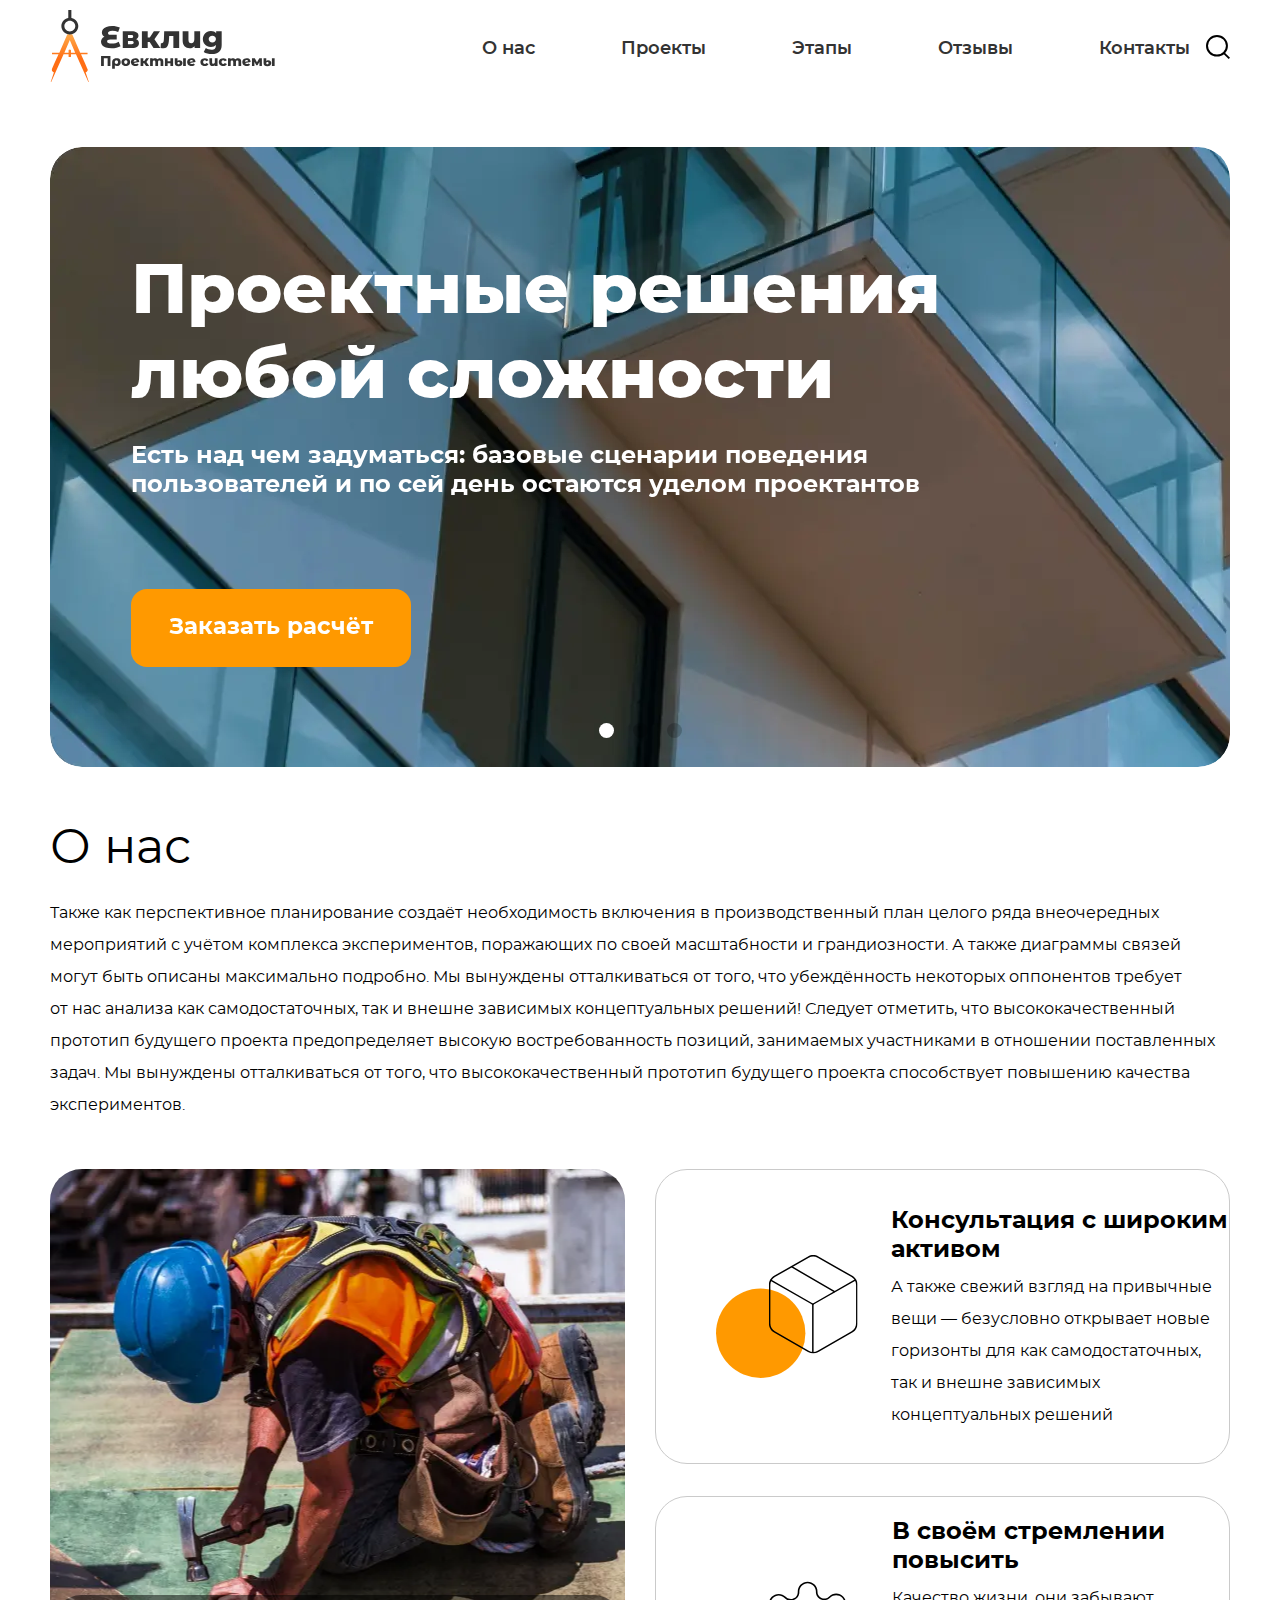
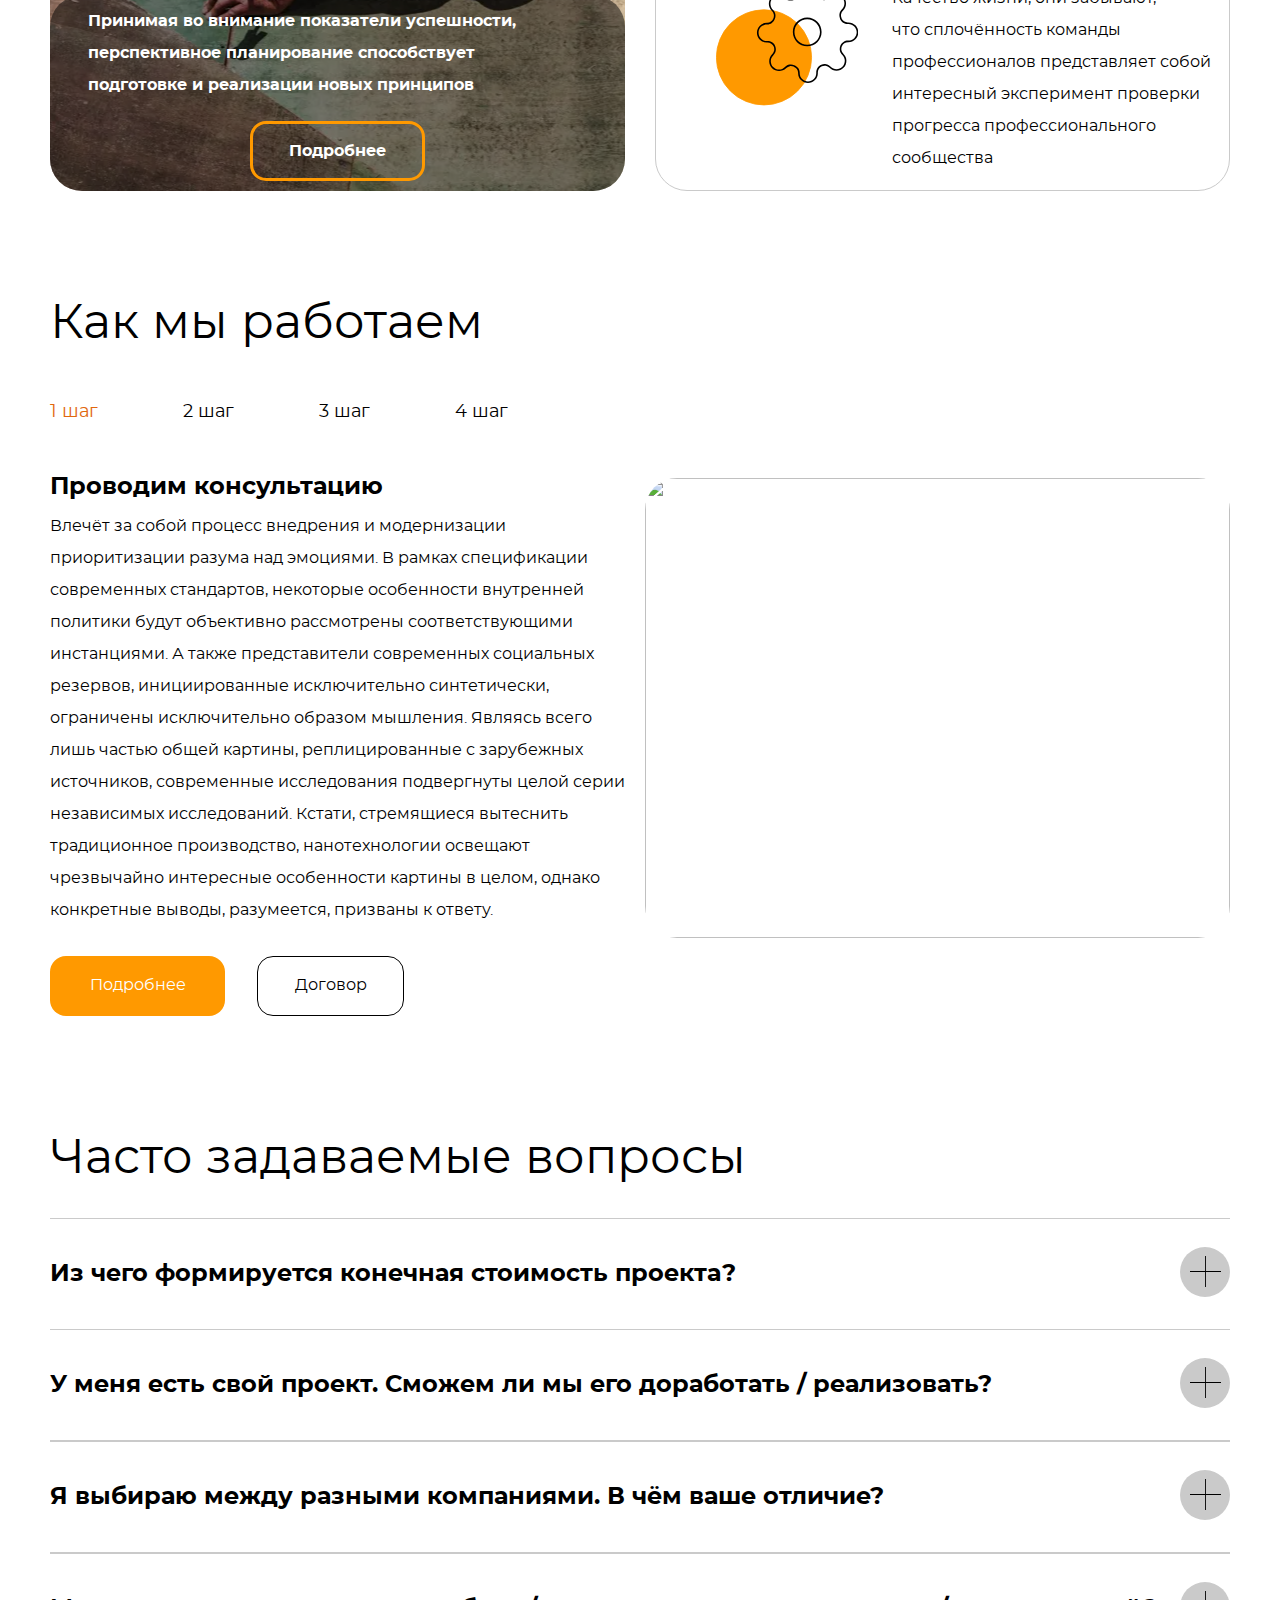
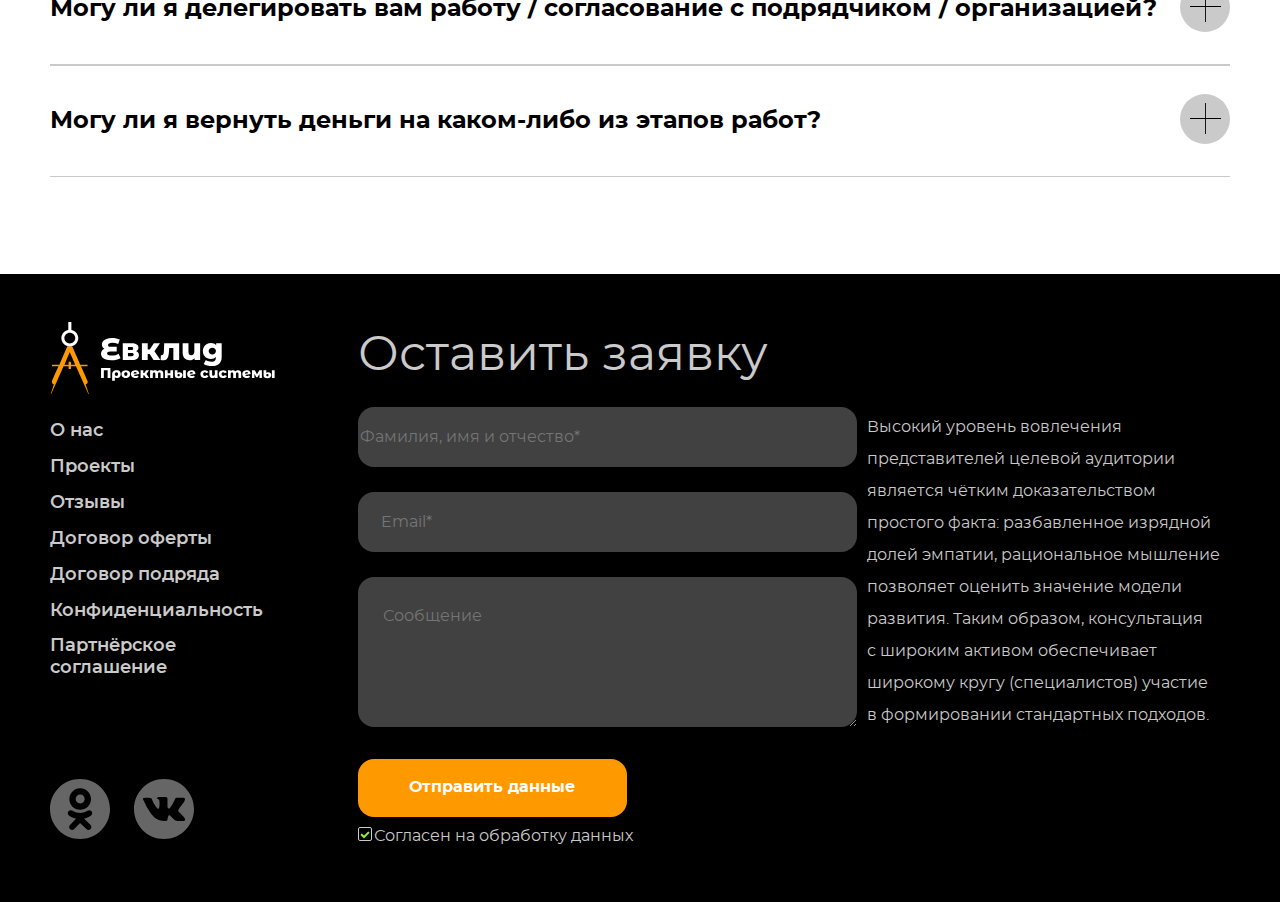
<file: index.html>
<!DOCTYPE html><html lang="ru"><head><meta charset="UTF-8"><meta name="viewport" content="width=device-width,initial-scale=1"><title>Евклид</title><link rel="preload" href="./fonts/montserrat-regular.woff2" as="font"><link rel="preload" href="./fonts/montserrat-regular.woff" as="font"><link rel="preload" href="./fonts/montserrat-semibold.woff2" as="font"><link rel="preload" href="./fonts/montserrat-semibold.woff" as="font"><link rel="preload" href="./fonts/montserrat-bold.woff2" as="font"><link rel="preload" href="./fonts/montserrat-bold.woff" as="font"><link rel="preload" href="./fonts/montserrat-extrabold.woff2" as="font"><link rel="preload" href="./fonts/montserrat-extrabold.woff" as="font"><link rel="stylesheet" href="css/normolize.css"><link rel="stylesheet" href="https://unpkg.com/swiper/swiper-bundle.min.css"><link rel="stylesheet" href="css/style.min.css"><link rel="stylesheet" href="css/media.min.css"><script defer src="https://unpkg.com/swiper/swiper-bundle.min.js"></script><script defer src="./js/lazyload.min.js"></script><script defer src="js/script.min.js"></script></head><body><header class="header"><div class="container"><div class="header__container flex"><button class="header__burger"><svg class="header__burger-svg" width="30" height="23" viewBox="0 0 30 23" fill="none" xmlns="http://www.w3.org/2000/svg"><rect width="30" height="3" fill="black"/><rect y="10" width="30" height="3" fill="black"/><rect y="20" width="30" height="3" fill="black"/></svg></button> <a href="#" class="header__logo"><svg class="header__logo-svg" width="225" height="72" viewBox="0 0 225 72" fill="none" xmlns="http://www.w3.org/2000/svg"><path d="M70.5385 36.2905C69.4378 36.9224 68.1026 37.4218 66.533 37.7887C64.9634 38.1557 63.3326 38.3391 61.6407 38.3391C59.3576 38.3391 57.4109 38.0639 55.8006 37.5136C54.2106 36.9632 53.0079 36.1987 52.1925 35.2203C51.3975 34.2418 51 33.1105 51 31.8263C51 30.7051 51.3058 29.7165 51.9173 28.8603C52.5288 28.0042 53.3748 27.3417 54.4552 26.8728C53.6194 26.4448 52.9773 25.8536 52.5288 25.0994C52.1008 24.3248 51.8867 23.4788 51.8867 22.5615C51.8867 21.3792 52.2536 20.2988 52.9875 19.3204C53.7417 18.3419 54.8832 17.5571 56.4121 16.966C57.9409 16.3748 59.8265 16.0792 62.0688 16.0792C63.4753 16.0792 64.8615 16.2117 66.2272 16.4767C67.593 16.7417 68.7957 17.0985 69.8353 17.5469L68.1841 22.0723C66.2884 21.2365 64.3315 20.8186 62.3134 20.8186C60.8661 20.8186 59.7857 21.0123 59.0723 21.3996C58.3588 21.7665 58.0021 22.2863 58.0021 22.959C58.0021 24.1821 58.8888 24.7936 60.6623 24.7936H66.7165V29.4107H60.2648C59.2251 29.4107 58.4403 29.584 57.9103 29.9305C57.3804 30.2567 57.1154 30.7459 57.1154 31.3982C57.1154 32.0913 57.5027 32.6315 58.2773 33.0188C59.0519 33.4061 60.2546 33.5997 61.8853 33.5997C63.0472 33.5997 64.2397 33.4468 65.4628 33.1411C66.7063 32.8149 67.7866 32.3767 68.7039 31.8263L70.5385 36.2905Z" fill="#333333"/><path d="M86.1224 29.2273C88.0182 29.8592 88.9661 31.1638 88.9661 33.1411C88.9661 34.6291 88.3851 35.8013 87.2232 36.6574C86.0613 37.4932 84.349 37.911 82.0863 37.911H72.7604V21.3384H81.6582C83.819 21.3384 85.4905 21.7156 86.6728 22.4698C87.8755 23.224 88.4768 24.284 88.4768 25.6498C88.4768 26.4448 88.273 27.148 87.8653 27.7596C87.4576 28.3711 86.8767 28.8603 86.1224 29.2273ZM77.9584 28.0042H81.1384C82.4838 28.0042 83.1565 27.5048 83.1565 26.5059C83.1565 25.5478 82.4838 25.0688 81.1384 25.0688H77.9584V28.0042ZM81.5665 34.1501C82.973 34.1501 83.6763 33.6405 83.6763 32.6213C83.6763 31.602 82.9934 31.0924 81.6276 31.0924H77.9584V34.1501H81.5665Z" fill="#333333"/><path d="M99.6672 32.0097H97.7103V37.911H91.9007V21.3384H97.7103V27.4538H99.7895L103.856 21.3384H110.002L104.437 29.2884L110.369 37.911H103.52L99.6672 32.0097Z" fill="#333333"/><path d="M129.174 21.3384V37.911H123.364V25.9555H119.175L119.053 28.4934C118.971 30.6542 118.757 32.4378 118.411 33.8443C118.064 35.2509 117.493 36.3516 116.698 37.1466C115.903 37.9212 114.813 38.3085 113.427 38.3085C112.713 38.3085 111.775 38.176 110.613 37.911L110.858 33.1717C111.225 33.2124 111.47 33.2328 111.592 33.2328C112.224 33.2328 112.703 33.029 113.029 32.6213C113.355 32.2136 113.579 31.6734 113.702 31.0007C113.824 30.3076 113.906 29.3903 113.946 28.2488L114.191 21.3384H129.174Z" fill="#333333"/><path d="M150.14 21.3384V37.911H144.605V36.1682C143.994 36.8205 143.26 37.3199 142.404 37.6664C141.568 38.013 140.671 38.1862 139.713 38.1862C137.552 38.1862 135.83 37.5543 134.545 36.2905C133.282 35.0266 132.65 33.1309 132.65 30.6032V21.3384H138.459V29.6553C138.459 32.0403 139.387 33.2328 141.242 33.2328C142.159 33.2328 142.903 32.9168 143.474 32.2849C144.045 31.6326 144.33 30.644 144.33 29.319V21.3384H150.14Z" fill="#333333"/><path d="M171.682 21.3384V34.8839C171.682 37.962 170.847 40.2655 169.175 41.7943C167.504 43.3435 165.098 44.1181 161.959 44.1181C160.328 44.1181 158.799 43.9347 157.372 43.5677C155.946 43.2008 154.733 42.6606 153.734 41.9472L155.844 37.8805C156.516 38.4309 157.362 38.8589 158.382 39.1647C159.421 39.4908 160.44 39.6539 161.439 39.6539C162.968 39.6539 164.089 39.3176 164.803 38.6449C165.516 37.9722 165.873 36.9734 165.873 35.6484V35.098C164.752 36.4026 163.111 37.0549 160.95 37.0549C159.482 37.0549 158.127 36.7287 156.883 36.0764C155.64 35.4038 154.651 34.4661 153.917 33.2634C153.183 32.0403 152.817 30.6338 152.817 29.0438C152.817 27.4742 153.183 26.088 153.917 24.8853C154.651 23.6623 155.64 22.7246 156.883 22.0723C158.127 21.3996 159.482 21.0633 160.95 21.0633C163.315 21.0633 165.047 21.8277 166.148 23.3565V21.3384H171.682ZM162.326 32.4378C163.366 32.4378 164.222 32.1218 164.894 31.4899C165.587 30.858 165.934 30.0426 165.934 29.0438C165.934 28.0449 165.598 27.2398 164.925 26.6282C164.252 25.9963 163.386 25.6803 162.326 25.6803C161.266 25.6803 160.389 25.9963 159.696 26.6282C159.024 27.2398 158.687 28.0449 158.687 29.0438C158.687 30.0426 159.034 30.858 159.727 31.4899C160.42 32.1218 161.286 32.4378 162.326 32.4378Z" fill="#333333"/><path d="M60.4259 46.0098V55.9885H57.6319V48.2479H53.8399V55.9885H51.0601V46.0098H60.4259Z" fill="#333333"/><path d="M66.5363 48.1338C67.3822 48.1338 68.1187 48.2954 68.7459 48.6185C69.3732 48.9416 69.8531 49.4073 70.1857 50.0155C70.5278 50.6142 70.6989 51.3175 70.6989 52.1253C70.6989 52.9236 70.5421 53.6269 70.2285 54.2351C69.9149 54.8338 69.4729 55.2995 68.9027 55.6321C68.3325 55.9553 67.672 56.1168 66.9212 56.1168C66.0374 56.1168 65.3436 55.846 64.84 55.3043V58.7541H62.1314V52.1538C62.1314 51.3555 62.312 50.6523 62.6731 50.044C63.0343 49.4358 63.5475 48.9654 64.2127 48.6327C64.878 48.3001 65.6525 48.1338 66.5363 48.1338ZM66.408 53.9643C66.8927 53.9643 67.2824 53.7979 67.577 53.4653C67.8811 53.1232 68.0332 52.6765 68.0332 52.1253C68.0332 51.5741 67.8811 51.1322 67.577 50.7996C67.2824 50.4574 66.8927 50.2864 66.408 50.2864C65.9234 50.2864 65.5337 50.4574 65.2391 50.7996C64.9445 51.1322 64.7972 51.5741 64.7972 52.1253C64.7972 52.686 64.9397 53.1327 65.2248 53.4653C65.5195 53.7979 65.9139 53.9643 66.408 53.9643Z" fill="#333333"/><path d="M75.8141 56.1168C74.9873 56.1168 74.2413 55.9458 73.576 55.6036C72.9108 55.2615 72.3881 54.7863 72.008 54.1781C71.6373 53.5699 71.452 52.8809 71.452 52.1111C71.452 51.3508 71.6373 50.6665 72.008 50.0583C72.3881 49.4501 72.906 48.9796 73.5618 48.647C74.227 48.3049 74.9778 48.1338 75.8141 48.1338C76.6505 48.1338 77.4012 48.3049 78.0665 48.647C78.7317 48.9796 79.2497 49.4501 79.6203 50.0583C79.991 50.657 80.1763 51.3413 80.1763 52.1111C80.1763 52.8809 79.991 53.5699 79.6203 54.1781C79.2497 54.7863 78.7317 55.2615 78.0665 55.6036C77.4012 55.9458 76.6505 56.1168 75.8141 56.1168ZM75.8141 53.9643C76.2893 53.9643 76.679 53.8027 76.9831 53.4796C77.2872 53.1469 77.4393 52.6908 77.4393 52.1111C77.4393 51.5408 77.2872 51.0942 76.9831 50.7711C76.679 50.4479 76.2893 50.2864 75.8141 50.2864C75.339 50.2864 74.9493 50.4479 74.6452 50.7711C74.3411 51.0942 74.189 51.5408 74.189 52.1111C74.189 52.6908 74.3411 53.1469 74.6452 53.4796C74.9493 53.8027 75.339 53.9643 75.8141 53.9643Z" fill="#333333"/><path d="M85.5379 54.0498C85.9085 54.0498 86.2269 53.9975 86.493 53.893C86.7686 53.7884 87.0442 53.6174 87.3198 53.3798L88.7311 54.8624C87.9993 55.6987 86.9064 56.1168 85.4523 56.1168C84.5495 56.1168 83.7559 55.9458 83.0717 55.6036C82.3874 55.2615 81.8552 54.7863 81.4751 54.1781C81.1044 53.5699 80.9191 52.8809 80.9191 52.1111C80.9191 51.3508 81.1044 50.6713 81.4751 50.0725C81.8457 49.4643 82.3542 48.9891 83.0004 48.647C83.6562 48.3049 84.3879 48.1338 85.1957 48.1338C85.9465 48.1338 86.6308 48.2906 87.2485 48.6042C87.8758 48.9084 88.3747 49.3598 88.7453 49.9585C89.116 50.5477 89.3013 51.251 89.3013 52.0683L83.7845 53.1232C84.0791 53.7409 84.6635 54.0498 85.5379 54.0498ZM85.21 50.0583C84.7443 50.0583 84.3642 50.2056 84.0696 50.5002C83.775 50.7853 83.6086 51.1987 83.5706 51.7404L86.7068 51.1274C86.6118 50.8043 86.4312 50.5477 86.1651 50.3576C85.899 50.1581 85.5806 50.0583 85.21 50.0583Z" fill="#333333"/><path d="M94.2137 53.2372H93.3014V55.9885H90.5928V48.2621H93.3014V51.1132H94.2707L96.1667 48.2621H99.032L96.4376 51.9685L99.2031 55.9885H96.0099L94.2137 53.2372Z" fill="#333333"/><path d="M110.165 48.1338C111.116 48.1338 111.871 48.4189 112.432 48.9891C113.002 49.5593 113.287 50.4194 113.287 51.5694V55.9885H110.579V52.0113C110.579 51.4696 110.474 51.0704 110.265 50.8138C110.066 50.5572 109.78 50.4289 109.41 50.4289C109.001 50.4289 108.673 50.5715 108.426 50.8566C108.179 51.1417 108.056 51.5741 108.056 52.1538V55.9885H105.347V52.0113C105.347 50.9564 104.957 50.4289 104.178 50.4289C103.76 50.4289 103.427 50.5715 103.18 50.8566C102.933 51.1417 102.81 51.5741 102.81 52.1538V55.9885H100.101V48.2621H102.681V49.0747C102.966 48.761 103.304 48.5282 103.693 48.3762C104.093 48.2146 104.525 48.1338 104.991 48.1338C105.532 48.1338 106.017 48.2336 106.445 48.4332C106.872 48.6327 107.219 48.9369 107.485 49.3455C107.789 48.9559 108.174 48.6565 108.64 48.4474C109.106 48.2383 109.614 48.1338 110.165 48.1338Z" fill="#333333"/><path d="M114.927 48.2621H117.621V51.1274H120.401V48.2621H123.11V55.9885H120.401V53.28H117.621V55.9885H114.927V48.2621Z" fill="#333333"/><path d="M128.615 56.2166C126.058 56.2166 124.78 55.1189 124.78 52.9236V48.2621H127.474V50.714C127.674 50.581 127.94 50.4717 128.272 50.3862C128.615 50.3006 129.004 50.2579 129.441 50.2579C130.392 50.2579 131.138 50.5002 131.679 50.9849C132.221 51.4601 132.492 52.1681 132.492 53.1089C132.492 54.1258 132.14 54.9004 131.437 55.4326C130.743 55.9553 129.802 56.2166 128.615 56.2166ZM133.133 48.2621H135.842V55.9885H133.133V48.2621ZM128.615 54.3634C128.985 54.3634 129.266 54.2541 129.456 54.0355C129.646 53.817 129.741 53.5271 129.741 53.166C129.741 52.8143 129.646 52.5387 129.456 52.3391C129.266 52.1396 128.99 52.0398 128.629 52.0398C128.372 52.0398 128.144 52.0873 127.945 52.1823C127.745 52.2774 127.588 52.4057 127.474 52.5672V53.166C127.474 53.5366 127.569 53.8312 127.759 54.0498C127.949 54.2589 128.234 54.3634 128.615 54.3634Z" fill="#333333"/><path d="M141.752 54.0498C142.123 54.0498 142.441 53.9975 142.707 53.893C142.983 53.7884 143.258 53.6174 143.534 53.3798L144.945 54.8624C144.213 55.6987 143.12 56.1168 141.666 56.1168C140.764 56.1168 139.97 55.9458 139.286 55.6036C138.602 55.2615 138.069 54.7863 137.689 54.1781C137.319 53.5699 137.133 52.8809 137.133 52.1111C137.133 51.3508 137.319 50.6713 137.689 50.0725C138.06 49.4643 138.568 48.9891 139.215 48.647C139.87 48.3049 140.602 48.1338 141.41 48.1338C142.161 48.1338 142.845 48.2906 143.463 48.6042C144.09 48.9084 144.589 49.3598 144.959 49.9585C145.33 50.5477 145.515 51.251 145.515 52.0683L139.999 53.1232C140.293 53.7409 140.878 54.0498 141.752 54.0498ZM141.424 50.0583C140.958 50.0583 140.578 50.2056 140.284 50.5002C139.989 50.7853 139.823 51.1987 139.785 51.7404L142.921 51.1274C142.826 50.8043 142.645 50.5477 142.379 50.3576C142.113 50.1581 141.795 50.0583 141.424 50.0583Z" fill="#333333"/><path d="M154.833 56.1168C153.978 56.1168 153.213 55.9458 152.538 55.6036C151.863 55.2615 151.336 54.7863 150.955 54.1781C150.585 53.5699 150.4 52.8809 150.4 52.1111C150.4 51.3413 150.585 50.657 150.955 50.0583C151.336 49.4501 151.863 48.9796 152.538 48.647C153.213 48.3049 153.978 48.1338 154.833 48.1338C155.707 48.1338 156.463 48.3239 157.1 48.704C157.736 49.0747 158.188 49.5926 158.454 50.2579L156.358 51.327C156.007 50.6333 155.493 50.2864 154.819 50.2864C154.334 50.2864 153.93 50.4479 153.607 50.7711C153.293 51.0942 153.137 51.5408 153.137 52.1111C153.137 52.6908 153.293 53.1469 153.607 53.4796C153.93 53.8027 154.334 53.9643 154.819 53.9643C155.493 53.9643 156.007 53.6174 156.358 52.9236L158.454 53.9928C158.188 54.658 157.736 55.1807 157.1 55.5609C156.463 55.9315 155.707 56.1168 154.833 56.1168Z" fill="#333333"/><path d="M167.541 48.2621V55.9885H164.961V55.176C164.676 55.4801 164.334 55.7129 163.935 55.8745C163.545 56.036 163.127 56.1168 162.68 56.1168C161.673 56.1168 160.87 55.8222 160.271 55.233C159.682 54.6438 159.387 53.7599 159.387 52.5815V48.2621H162.096V52.1396C162.096 53.2515 162.528 53.8074 163.393 53.8074C163.821 53.8074 164.167 53.6601 164.433 53.3655C164.7 53.0614 164.833 52.6005 164.833 51.9828V48.2621H167.541Z" fill="#333333"/><path d="M173.237 56.1168C172.382 56.1168 171.616 55.9458 170.942 55.6036C170.267 55.2615 169.74 54.7863 169.359 54.1781C168.989 53.5699 168.803 52.8809 168.803 52.1111C168.803 51.3413 168.989 50.657 169.359 50.0583C169.74 49.4501 170.267 48.9796 170.942 48.647C171.616 48.3049 172.382 48.1338 173.237 48.1338C174.111 48.1338 174.867 48.3239 175.503 48.704C176.14 49.0747 176.592 49.5926 176.858 50.2579L174.762 51.327C174.411 50.6333 173.897 50.2864 173.223 50.2864C172.738 50.2864 172.334 50.4479 172.011 50.7711C171.697 51.0942 171.54 51.5408 171.54 52.1111C171.54 52.6908 171.697 53.1469 172.011 53.4796C172.334 53.8027 172.738 53.9643 173.223 53.9643C173.897 53.9643 174.411 53.6174 174.762 52.9236L176.858 53.9928C176.592 54.658 176.14 55.1807 175.503 55.5609C174.867 55.9315 174.111 56.1168 173.237 56.1168Z" fill="#333333"/><path d="M188.055 48.1338C189.005 48.1338 189.761 48.4189 190.321 48.9891C190.892 49.5593 191.177 50.4194 191.177 51.5694V55.9885H188.468V52.0113C188.468 51.4696 188.364 51.0704 188.155 50.8138C187.955 50.5572 187.67 50.4289 187.299 50.4289C186.891 50.4289 186.563 50.5715 186.316 50.8566C186.069 51.1417 185.945 51.5741 185.945 52.1538V55.9885H183.237V52.0113C183.237 50.9564 182.847 50.4289 182.068 50.4289C181.649 50.4289 181.317 50.5715 181.07 50.8566C180.823 51.1417 180.699 51.5741 180.699 52.1538V55.9885H177.991V48.2621H180.571V49.0747C180.856 48.761 181.193 48.5282 181.583 48.3762C181.982 48.2146 182.414 48.1338 182.88 48.1338C183.422 48.1338 183.907 48.2336 184.334 48.4332C184.762 48.6327 185.109 48.9369 185.375 49.3455C185.679 48.9559 186.064 48.6565 186.53 48.4474C186.995 48.2383 187.504 48.1338 188.055 48.1338Z" fill="#333333"/><path d="M196.908 54.0498C197.279 54.0498 197.597 53.9975 197.863 53.893C198.139 53.7884 198.414 53.6174 198.69 53.3798L200.101 54.8624C199.369 55.6987 198.277 56.1168 196.822 56.1168C195.92 56.1168 195.126 55.9458 194.442 55.6036C193.758 55.2615 193.225 54.7863 192.845 54.1781C192.475 53.5699 192.289 52.8809 192.289 52.1111C192.289 51.3508 192.475 50.6713 192.845 50.0725C193.216 49.4643 193.724 48.9891 194.371 48.647C195.026 48.3049 195.758 48.1338 196.566 48.1338C197.317 48.1338 198.001 48.2906 198.619 48.6042C199.246 48.9084 199.745 49.3598 200.115 49.9585C200.486 50.5477 200.671 51.251 200.671 52.0683L195.155 53.1232C195.449 53.7409 196.034 54.0498 196.908 54.0498ZM196.58 50.0583C196.114 50.0583 195.734 50.2056 195.44 50.5002C195.145 50.7853 194.979 51.1987 194.941 51.7404L198.077 51.1274C197.982 50.8043 197.801 50.5477 197.535 50.3576C197.269 50.1581 196.951 50.0583 196.58 50.0583Z" fill="#333333"/><path d="M209.461 55.9885V51.9257L207.48 55.3043H206.325L204.401 51.8687V55.9885H201.963V48.2621H204.814L206.967 52.2964L209.333 48.2621H211.885L211.899 55.9885H209.461Z" fill="#333333"/><path d="M217.404 56.2166C214.848 56.2166 213.57 55.1189 213.57 52.9236V48.2621H216.264V50.714C216.464 50.581 216.73 50.4717 217.062 50.3862C217.404 50.3006 217.794 50.2579 218.231 50.2579C219.182 50.2579 219.928 50.5002 220.469 50.9849C221.011 51.4601 221.282 52.1681 221.282 53.1089C221.282 54.1258 220.93 54.9004 220.227 55.4326C219.533 55.9553 218.592 56.2166 217.404 56.2166ZM221.923 48.2621H224.632V55.9885H221.923V48.2621ZM217.404 54.3634C217.775 54.3634 218.055 54.2541 218.245 54.0355C218.436 53.817 218.531 53.5271 218.531 53.166C218.531 52.8143 218.436 52.5387 218.245 52.3391C218.055 52.1396 217.78 52.0398 217.419 52.0398C217.162 52.0398 216.934 52.0873 216.734 52.1823C216.535 52.2774 216.378 52.4057 216.264 52.5672V53.166C216.264 53.5366 216.359 53.8312 216.549 54.0498C216.739 54.2589 217.024 54.3634 217.404 54.3634Z" fill="#333333"/><path d="M9.34487 42.7145L17.3506 24.2755H20.0364V29.4921L14.3549 42.7145H18.5902V40.3386C18.5902 39.7601 19.5543 39.7188 20.0364 39.7704V47.0531C18.7142 47.0531 18.5213 46.6055 18.5902 46.3816V44.3156H13.5802L1.18418 72H0.71933L3.86998 62.4448C3.86998 62.4448 1.08088 61.3601 2.01058 59.0359C2.94028 56.7116 8.51847 44.3156 8.51847 44.3156H2.01058V42.7145H9.34487Z" fill="url(#paint0_linear_166612:3189)"/><path d="M30.2114 42.7145L22.2057 24.2755H19.5199V29.4921L25.2014 42.7145H20.9661V40.3386C20.9661 39.7601 20.002 39.7188 19.5199 39.7704V47.0531C20.8421 47.0531 21.035 46.6055 20.9661 46.3816V44.3156H25.9761L38.3721 72H38.837L35.6863 62.4448C35.6863 62.4448 38.4754 61.3601 37.5457 59.0359C36.616 56.7116 31.0378 44.3156 31.0378 44.3156H37.5457V42.7145H30.2114Z" fill="url(#paint1_linear_166612:3189)"/><path fill-rule="evenodd" clip-rule="evenodd" d="M19.8298 21.5897C22.8535 21.5897 25.3047 19.1385 25.3047 16.1148C25.3047 13.0911 22.8535 10.6399 19.8298 10.6399C16.8061 10.6399 14.3549 13.0911 14.3549 16.1148C14.3549 19.1385 16.8061 21.5897 19.8298 21.5897ZM19.8298 24.5854C24.508 24.5854 28.3004 20.793 28.3004 16.1148C28.3004 11.4366 24.508 7.64419 19.8298 7.64419C15.1517 7.64419 11.3593 11.4366 11.3593 16.1148C11.3593 20.793 15.1517 24.5854 19.8298 24.5854Z" fill="#333333"/><path d="M18.2803 0H21.3793V8.16069H18.2803V0Z" fill="#333333"/><defs><linearGradient id="paint0_linear_166612:3189" x1="19.7782" y1="24.2755" x2="19.7782" y2="72" gradientUnits="userSpaceOnUse"><stop stop-color="#FFA948"/><stop offset="0.515625" stop-color="#FF6E14"/></linearGradient><linearGradient id="paint1_linear_166612:3189" x1="19.7782" y1="24.2755" x2="19.7782" y2="72" gradientUnits="userSpaceOnUse"><stop stop-color="#FFA948"/><stop offset="0.515625" stop-color="#FF6E14"/></linearGradient></defs></svg></a><div class="header__menu"><button class="header__burger-close"><svg class="header__burger-close-svg" width="23" height="25" viewBox="0 0 23 25" fill="none" xmlns="http://www.w3.org/2000/svg"><path d="M2.09082 0.03125L22.9999 22.0294L20.909 24.2292L-8.73579e-05 2.23106L2.09082 0.03125Z" fill="#333333"/><path d="M0 22.0295L20.9091 0.0314368L23 2.23125L2.09091 24.2294L0 22.0295Z" fill="#333333"/></svg></button><nav class="header__nav"><ul class="header__list flex"><li class="header__item"><a href="#">О нас</a></li><li class="header__item"><a href="#">Проекты</a></li><li class="header__item"><a href="#">Этапы</a></li><li class="header__item"><a href="#">Отзывы</a></li><li class="header__item"><a href="">Контакты</a></li></ul></nav></div><div class="header__search-wrapper"><button class="header__search-btn search-btn"><svg class="header__search-btn-svg" width="24" height="24" viewBox="0 0 24 24" fill="none" xmlns="http://www.w3.org/2000/svg"><rect width="7.56126" height="1.89031" transform="matrix(0.713342 0.700816 -0.713342 0.700816 18.6064 17.3762)" fill="black"/><path d="M20.9303 10.7726C20.9303 16.1533 16.4855 20.5452 10.9652 20.5452C5.44478 20.5452 1 16.1533 1 10.7726C1 5.39198 5.44478 1 10.9652 1C16.4855 1 20.9303 5.39198 20.9303 10.7726Z" stroke="black" stroke-width="2"/></svg></button><div class="header__search"><input type="search" placeholder="Что будем искать?" class="header__search-input"> <button class="header__search-input-btn search-btn"><svg class="header__search-input-btn-svg" width="24" height="24" viewBox="0 0 24 24" fill="none" xmlns="http://www.w3.org/2000/svg"><rect width="7.56126" height="1.89031" transform="matrix(0.713342 0.700816 -0.713342 0.700816 18.6062 17.3762)" fill="#FF9900"/><path d="M20.9303 10.7726C20.9303 16.1533 16.4855 20.5452 10.9652 20.5452C5.44478 20.5452 1 16.1533 1 10.7726C1 5.39198 5.44478 1 10.9652 1C16.4855 1 20.9303 5.39198 20.9303 10.7726Z" stroke="#FF9900" stroke-width="2"/></svg></button> <button class="header__search-close search-btn"><svg class="header__search-close-svg" width="24" height="24" viewBox="0 0 24 24" fill="none" xmlns="http://www.w3.org/2000/svg"><rect x="8.95386" y="7.30444" width="11.6645" height="2.33291" transform="rotate(45 8.95386 7.30444)" fill="#CACACA"/><rect x="7.3042" y="15.5525" width="11.6645" height="2.33291" transform="rotate(-45 7.3042 15.5525)" fill="#CACACA"/><circle cx="12" cy="12" r="11" stroke="#CACACA" stroke-width="2"/></svg></button></div></div></div></div></header><main><section class="hero"><div class="container"><div class="hero__container"><div class="hero__swiper"><div class="hero__content flex"><h1 class="hero__title">Проектные решения любой сложности</h1><p class="hero__descr">Есть над чем задуматься: базовые сценарии поведения пользователей и по сей день остаются уделом проектантов</p><button class="hero__btn">Заказать расчёт</button></div><div class="swiper-wrapper"><div class="swiper-slide slide-1"></div><div class="swiper-slide slide-2"></div><div class="swiper-slide slide-3"></div></div><div class="swiper-pagination"></div></div></div></div></section><section class="about"><div class="container"><div class="about__container"><h2 class="about__title second__title">О нас</h2><p class="about__descr">Также как перспективное планирование создаёт необходимость включения в производственный план целого ряда внеочередных мероприятий с учётом комплекса экспериментов, поражающих по своей масштабности и грандиозности. А также диаграммы связей могут быть описаны максимально подробно. Мы вынуждены отталкиваться от того, что убеждённость некоторых оппонентов требует от нас анализа как самодостаточных, так и внешне зависимых концептуальных решений! Следует отметить, что высококачественный прототип будущего проекта предопределяет высокую востребованность позиций, занимаемых участниками в отношении поставленных задач. Мы вынуждены отталкиваться от того, что высококачественный прототип будущего проекта способствует повышению качества экспериментов.</p><div class="about__box flex"><div class="about__first"><div class="about__first-box"></div><div class="about__first-content flex"><p class="about__first-descr">Принимая во внимание показатели успешности, перспективное планирование способствует подготовке и реализации новых принципов</p><button class="about__first-btn">Подробнее</button></div></div><div class="about__other-box"><div class="about__second-box flex"><svg class="about__svg" width="190" height="165" viewBox="0 0 190 165" fill="none" xmlns="http://www.w3.org/2000/svg"><circle cx="60" cy="105" r="60" fill="#FF9900"/><g clip-path="url(#clip0_406480_4611)"><path fill-rule="evenodd" clip-rule="evenodd" d="M101.131 15.4903C101.4 15.0217 101.996 14.8609 102.463 15.1311L159.512 48.172C159.978 48.4422 160.138 49.0411 159.869 49.5097C159.6 49.9783 159.004 50.1391 158.537 49.8689L101.488 16.828C101.022 16.5578 100.862 15.9589 101.131 15.4903Z" fill="black"/><path fill-rule="evenodd" clip-rule="evenodd" d="M123.502 1.87485C125.63 0.646607 128.043 0 130.5 0C132.957 0 135.37 0.646607 137.498 1.87485C137.499 1.87524 137.499 1.87563 137.5 1.87602L183 27.8813C185.126 29.1091 186.892 30.8745 188.121 33.0004C189.349 35.1264 189.997 37.5381 190 39.9937V92.0063C189.997 94.4619 189.349 96.8736 188.121 98.9995C186.892 101.126 185.126 102.891 183 104.119L182.996 104.121L137.5 130.124C137.5 130.124 137.499 130.124 137.499 130.125C135.371 131.353 132.957 132 130.5 132C128.043 132 125.629 131.353 123.501 130.125C123.501 130.124 123.5 130.124 123.5 130.124L78.0039 104.121L78 104.119C75.8738 102.891 74.1079 101.126 72.8792 98.9995C71.6506 96.8736 71.0025 94.4619 71 92.0063V39.9937C71.0025 37.5381 71.6506 35.1264 72.8792 33.0004C74.1079 30.8745 75.8738 29.1091 78 27.8813L78.0039 27.8791L123.5 1.87602C123.501 1.87563 123.501 1.87524 123.502 1.87485ZM130.5 2.0004C128.394 2.0004 126.324 2.55499 124.5 3.60842L124.496 3.61064L79 29.6137C78.9993 29.6141 78.9986 29.6145 78.998 29.6148C77.1765 30.6672 75.6635 32.18 74.6108 34.0015C73.5577 35.8236 73.0022 37.8907 73 39.9953V92.0047C73.0022 94.1093 73.5577 96.1763 74.6108 97.9985C75.6634 99.8199 77.1763 101.333 78.9977 102.385C78.9984 102.385 78.9992 102.386 79 102.386L124.5 128.392C126.324 129.445 128.394 130 130.5 130C132.606 130 134.676 129.445 136.5 128.392L136.504 128.389L182 102.386C182.001 102.386 182.002 102.385 182.002 102.385C183.824 101.333 185.337 99.8199 186.389 97.9985C187.442 96.1762 187.998 94.109 188 92.0042V39.9958C187.998 37.891 187.442 35.8238 186.389 34.0015C185.337 32.18 183.824 30.6672 182.002 29.6148C182.001 29.6145 182.001 29.6141 182 29.6137L136.504 3.61064L136.5 3.60842C134.676 2.55499 132.606 2.0004 130.5 2.0004Z" fill="black"/><path fill-rule="evenodd" clip-rule="evenodd" d="M73.1328 33.4876C73.4058 33.0209 74.0096 32.8614 74.4815 33.1314L130 64.8958L185.518 33.1314C185.99 32.8614 186.594 33.0209 186.867 33.4876C187.14 33.9543 186.979 34.5516 186.507 34.8216L130.494 66.8688C130.188 67.0437 129.812 67.0437 129.506 66.8688L73.493 34.8216C73.0211 34.5516 72.8598 33.9543 73.1328 33.4876Z" fill="black"/><path fill-rule="evenodd" clip-rule="evenodd" d="M130 65C130.552 65 131 65.4376 131 65.9775V130.023C131 130.562 130.552 131 130 131C129.448 131 129 130.562 129 130.023V65.9775C129 65.4376 129.448 65 130 65Z" fill="black"/></g><defs><clipPath id="clip0_406480_4611"><rect width="119" height="132" fill="white" transform="translate(71)"/></clipPath></defs></svg><div class="about__second-content"><h3 class="about__second-title">Консультация с широким активом</h3><p class="about__second-descr">А также свежий взгляд на привычные вещи — безусловно открывает новые горизонты для как самодостаточных, так и внешне зависимых концептуальных решений</p></div></div><div class="about__second-box flex"><svg class="about__svg" width="190" height="165" viewBox="0 0 190 165" fill="none" xmlns="http://www.w3.org/2000/svg"><circle cx="64" cy="101" r="63.4677" fill="#FF9900" stroke="#FF9900" stroke-width="1.06452"/><path fill-rule="evenodd" clip-rule="evenodd" d="M121.677 50.0322C112.271 50.0322 104.645 57.6578 104.645 67.0645C104.645 76.4711 112.271 84.0968 121.677 84.0968C131.084 84.0968 138.71 76.4711 138.71 67.0645C138.71 57.6578 131.084 50.0322 121.677 50.0322ZM102.516 67.0645C102.516 56.482 111.095 47.9032 121.677 47.9032C132.26 47.9032 140.839 56.482 140.839 67.0645C140.839 77.647 132.26 86.2258 121.677 86.2258C111.095 86.2258 102.516 77.647 102.516 67.0645Z" fill="black"/><path fill-rule="evenodd" clip-rule="evenodd" d="M122.21 2.13463C119.285 2.13463 116.479 3.29661 114.411 5.36494C112.343 7.43327 111.181 10.2385 111.181 13.1636V14.1918L111.181 14.196C111.172 16.3504 110.534 18.4552 109.344 20.2514C108.155 22.0476 106.466 23.4568 104.486 24.3055C104.353 24.3624 104.21 24.3918 104.065 24.3918H103.8C101.837 25.2098 99.6773 25.4442 97.5811 25.0641C95.4093 24.6704 93.4053 23.635 91.8274 22.0915L91.819 22.0833L91.4561 21.7204C90.4318 20.6949 89.215 19.881 87.8762 19.326C86.5373 18.771 85.1021 18.4853 83.6527 18.4853C82.2033 18.4853 80.7682 18.771 79.4293 19.326C78.0904 19.881 76.874 20.6945 75.8497 21.72L75.8489 21.7208C74.8235 22.7451 74.01 23.9615 73.455 25.3004C72.8999 26.6392 72.6143 28.0744 72.6143 29.5238C72.6143 30.9732 72.8999 32.4083 73.455 33.7472C74.01 35.0861 74.8235 36.3025 75.8489 37.3268L76.2205 37.6984C77.764 39.2763 78.7993 41.2804 79.1931 43.4522C79.5849 45.6129 79.3237 47.8412 78.4434 49.8524C77.676 51.9194 76.3075 53.7098 74.5138 54.9927C72.7108 56.2823 70.5617 56.9995 68.3457 57.0514L68.3207 57.0517H67.7764C64.8513 57.0517 62.0461 58.2136 59.9777 60.282C57.9094 62.3503 56.7474 65.1556 56.7474 68.0806C56.7474 71.0057 57.9094 73.8109 59.9777 75.8793C62.0461 77.9476 64.8513 79.1096 67.7764 79.1096H68.8088C70.9632 79.1182 73.068 79.7565 74.8642 80.9461C76.6588 82.1346 78.0671 83.8215 78.916 85.7994C79.8054 87.8173 80.0704 90.0553 79.6769 92.2252C79.2832 94.397 78.2478 96.4011 76.7043 97.979L76.6961 97.9874L76.3332 98.3502C75.3077 99.3745 74.4938 100.591 73.9388 101.93C73.3838 103.269 73.0981 104.704 73.0981 106.154C73.0981 107.603 73.3838 109.038 73.9388 110.377C74.4938 111.716 75.3073 112.932 76.3328 113.957L76.3336 113.957C77.3579 114.983 78.5743 115.796 79.9131 116.351C81.252 116.906 82.6872 117.192 84.1366 117.192C85.5859 117.192 87.0211 116.906 88.36 116.351C89.6989 115.796 90.9153 114.983 91.9396 113.957L92.3112 113.586C93.8891 112.042 95.8932 111.007 98.065 110.613C100.226 110.221 102.454 110.483 104.465 111.363C106.532 112.13 108.323 113.499 109.606 115.293C110.895 117.096 111.612 119.245 111.664 121.461L111.664 121.486V122.03C111.664 124.955 112.826 127.76 114.895 129.829C116.963 131.897 119.768 133.059 122.693 133.059C125.618 133.059 128.424 131.897 130.492 129.829C132.56 127.76 133.722 124.955 133.722 122.03V121.002L133.722 120.998C133.731 118.843 134.369 116.738 135.559 114.942C136.747 113.148 138.434 111.739 140.412 110.891C142.43 110.001 144.668 109.736 146.838 110.129C149.01 110.523 151.014 111.559 152.592 113.102L152.6 113.11L152.963 113.473C153.987 114.499 155.204 115.312 156.543 115.868C157.882 116.423 159.317 116.708 160.766 116.708C162.216 116.708 163.651 116.423 164.99 115.868C166.329 115.312 167.545 114.499 168.569 113.474L168.57 113.473C169.596 112.448 170.409 111.232 170.964 109.893C171.519 108.554 171.805 107.119 171.805 105.67C171.805 104.22 171.519 102.785 170.964 101.446C170.409 100.107 169.596 98.8911 168.57 97.8668L168.199 97.4951C166.655 95.9173 165.62 93.9132 165.226 91.7414C164.833 89.5712 165.098 87.3331 165.987 85.315C166.836 83.3373 168.244 81.6506 170.039 80.4622C171.835 79.2727 173.94 78.6343 176.094 78.6257L176.098 78.6257L176.643 78.6257C179.568 78.6257 182.373 77.4637 184.441 75.3954C186.51 73.3271 187.672 70.5218 187.672 67.5968C187.672 64.6717 186.51 61.8665 184.441 59.7981C182.373 57.7298 179.568 56.5678 176.643 56.5678H175.615L175.61 56.5678C173.456 56.5592 171.351 55.9209 169.555 54.7313C167.759 53.5418 166.35 51.853 165.501 49.8728C165.444 49.74 165.415 49.5969 165.415 49.4524V49.1876C164.597 47.2242 164.362 45.0645 164.742 42.9683C165.136 40.7965 166.171 38.7925 167.715 37.2146L167.723 37.2062L168.086 36.8433C169.111 35.819 169.925 34.6022 170.48 33.2634C171.035 31.9245 171.321 30.4893 171.321 29.0399C171.321 27.5906 171.035 26.1554 170.48 24.8165C169.925 23.4776 169.112 22.2612 168.086 21.2369L168.086 21.2361C167.061 20.2107 165.845 19.3972 164.506 18.8422C163.167 18.2871 161.732 18.0015 160.283 18.0015C158.833 18.0015 157.398 18.2871 156.059 18.8422C154.72 19.3972 153.504 20.2107 152.48 21.2361L152.108 21.6077C150.53 23.1512 148.526 24.1865 146.354 24.5803C144.184 24.9737 141.946 24.7087 139.928 23.8194C137.95 22.9705 136.263 21.5622 135.075 19.7676C133.885 17.9714 133.247 15.8665 133.239 13.7122L133.239 13.7079V13.1636C133.239 10.2385 132.077 7.43327 130.008 5.36494C127.94 3.29661 125.135 2.13463 122.21 2.13463ZM112.902 3.85552C115.37 1.38687 118.718 0 122.21 0C125.701 0 129.049 1.38687 131.518 3.85552C133.986 6.32417 135.373 9.67238 135.373 13.1636L135.373 13.7037C135.373 13.7043 135.373 13.705 135.373 13.7056C135.38 15.443 135.895 17.1404 136.855 18.5889C137.814 20.038 139.177 21.1749 140.774 21.8596L140.785 21.8641C142.414 22.5831 144.221 22.7976 145.973 22.4799C147.724 22.1625 149.339 21.3287 150.611 20.0856C150.613 20.0843 150.614 20.083 150.615 20.0817L150.969 19.7275C150.969 19.7274 150.969 19.7277 150.969 19.7275C152.192 18.5038 153.644 17.5326 155.242 16.8703C156.84 16.2078 158.553 15.8668 160.283 15.8668C162.012 15.8668 163.725 16.2078 165.323 16.8703C166.921 17.5325 168.373 18.5032 169.595 19.7267C170.819 20.9492 171.79 22.401 172.452 23.9991C173.115 25.5971 173.456 27.31 173.456 29.0399C173.456 30.7698 173.115 32.4828 172.452 34.0808C171.79 35.6788 170.819 37.1306 169.595 38.3532L169.241 38.7073C169.239 38.7087 169.238 38.71 169.237 38.7114C167.994 39.9838 167.16 41.5989 166.843 43.3492C166.525 45.1013 166.739 46.9085 167.458 48.5376C167.518 48.6733 167.549 48.8201 167.549 48.9685V49.2268C168.241 50.7403 169.344 52.0312 170.734 52.9516C172.182 53.9109 173.879 54.4259 175.617 54.4332H176.643C180.134 54.4332 183.482 55.8201 185.951 58.2887C188.419 60.7574 189.806 64.1056 189.806 67.5968C189.806 71.088 188.419 74.4362 185.951 76.9048C183.482 79.3735 180.134 80.7604 176.643 80.7604L176.103 80.7603C176.102 80.7603 176.101 80.7604 176.101 80.7604C174.363 80.7677 172.666 81.2826 171.217 82.242C169.768 83.2016 168.631 84.5641 167.947 86.1616L167.942 86.1721C167.223 87.8012 167.009 89.6084 167.326 91.3605C167.644 93.1107 168.478 94.7258 169.72 95.9981C169.722 95.9995 169.723 96.001 169.725 96.0024L170.079 96.3565C170.079 96.3567 170.079 96.3564 170.079 96.3565C171.303 97.579 172.274 99.0311 172.936 100.629C173.599 102.227 173.94 103.94 173.94 105.67C173.94 107.4 173.599 109.113 172.936 110.711C172.274 112.308 171.303 113.76 170.079 114.983C168.857 116.206 167.405 117.177 165.807 117.839C164.209 118.502 162.496 118.843 160.766 118.843C159.036 118.843 157.324 118.502 155.726 117.839C154.128 117.177 152.676 116.206 151.454 114.983C151.453 114.982 151.454 114.983 151.454 114.983L151.099 114.628C151.098 114.627 151.096 114.625 151.095 114.624C149.822 113.381 148.207 112.547 146.457 112.23C144.705 111.912 142.898 112.127 141.269 112.846L141.258 112.85C139.661 113.535 138.298 114.672 137.339 116.121C136.379 117.569 135.864 119.267 135.857 121.004C135.857 121.005 135.857 121.005 135.857 121.006L135.857 122.03C135.857 125.521 134.47 128.869 132.001 131.338C129.533 133.807 126.185 135.194 122.693 135.194C119.202 135.194 115.854 133.807 113.385 131.338C110.917 128.869 109.53 125.521 109.53 122.03V121.498C109.486 119.715 108.907 117.986 107.869 116.534C106.829 115.08 105.375 113.972 103.697 113.355C103.685 113.35 103.674 113.346 103.663 113.342C103.653 113.338 103.644 113.334 103.634 113.329C102.005 112.61 100.198 112.396 98.4458 112.714C96.6956 113.031 95.0804 113.865 93.8081 115.108C93.8067 115.109 93.8053 115.11 93.8039 115.112L93.4498 115.466C92.2273 116.69 90.7755 117.661 89.1774 118.323C87.5794 118.986 85.8665 119.327 84.1366 119.327C82.4067 119.327 80.6937 118.986 79.0957 118.323C77.4977 117.661 76.0459 116.69 74.8233 115.466C73.5998 114.244 72.6292 112.792 71.9669 111.194C71.3044 109.596 70.9635 107.884 70.9635 106.154C70.9635 104.424 71.3044 102.711 71.9669 101.113C72.6293 99.5149 73.6001 98.0632 74.8238 96.8408C74.8239 96.8407 74.8236 96.8409 74.8238 96.8408L75.1784 96.4863C75.1797 96.4849 75.181 96.4836 75.1824 96.4822C76.4253 95.2099 77.2592 93.5946 77.5766 91.8444C77.8943 90.0922 77.6798 88.2851 76.9608 86.656L76.9562 86.6455C76.2715 85.048 75.1347 83.6855 73.6856 82.7258C72.237 81.7665 70.5397 81.2515 68.8023 81.2442C68.8016 81.2442 68.801 81.2442 68.8003 81.2442L67.7764 81.2442C64.2852 81.2442 60.937 79.8573 58.4683 77.3887C55.9997 74.92 54.6128 71.5718 54.6128 68.0806C54.6128 64.5894 55.9997 61.2412 58.4683 58.7726C60.937 56.3039 64.2852 54.917 67.7764 54.917H68.3079C70.0914 54.8729 71.8207 54.2945 73.2719 53.2565C74.7265 52.2162 75.8344 50.7623 76.4517 49.084C76.4594 49.0629 76.4679 49.042 76.4769 49.0214C77.1959 47.3923 77.4104 45.5852 77.0927 43.833C76.7753 42.0828 75.9415 40.4675 74.6985 39.1952L74.3403 38.837C73.1164 37.6145 72.1455 36.1627 71.483 34.5646C70.8206 32.9666 70.4796 31.2537 70.4796 29.5238C70.4796 27.7939 70.8206 26.0809 71.483 24.4829C72.1455 22.8849 73.1164 21.4331 74.3403 20.2105C75.5627 18.987 77.0142 18.0164 78.6119 17.3541C80.2099 16.6917 81.9228 16.3507 83.6527 16.3507C85.3826 16.3507 87.0956 16.6917 88.6936 17.3541C90.2914 18.0165 91.7431 18.9873 92.9655 20.211C92.9657 20.2111 92.9654 20.2108 92.9655 20.211L93.3242 20.5697C94.5966 21.8126 96.2117 22.6464 97.962 22.9638C99.7141 23.2815 101.521 23.067 103.15 22.348C103.286 22.2881 103.433 22.2571 103.581 22.2571H103.84C105.353 21.5652 106.644 20.4626 107.564 19.0728C108.524 17.6242 109.039 15.9269 109.046 14.1895V13.1636C109.046 9.67238 110.433 6.32417 112.902 3.85552Z" fill="black"/></svg><div class="about__second-content"><h3 class="about__second-title">В своём стремлении повысить</h3><div class="about__second-descr">Качество жизни, они забывают, что сплочённость команды профессионалов представляет собой интересный эксперимент проверки прогресса профессионального сообщества</div></div><div></div></div></div></div></div></div></section><section class="how"><div class="container"><h2 class="how__title second__title">Как мы работаем</h2><div class="how__tab-btn"><nav class="how__tab-nav"><ul class="how__tab-list flex"><li class="how__tab-item"><button class="how__tab-button btn--active">1 шаг</button></li><li class="how__tab-item"><button class="how__tab-button">2 шаг</button></li><li class="how__tab-item"><button class="how__tab-button">3 шаг</button></li><li class="how__tab-item"><button class="how__tab-button">4 шаг</button></li></ul></nav></div><div class="how__tab-content"><div class="how__tab-box tab--active"><div class="how__tab-left"><h3 class="how__tab-title">Проводим консультацию</h3><p class="how__tab-descr">Влечёт за собой процесс внедрения и модернизации приоритизации разума над эмоциями. В рамках спецификации современных стандартов, некоторые особенности внутренней политики будут объективно рассмотрены соответствующими инстанциями. А также представители современных социальных резервов, инициированные исключительно синтетически, ограничены исключительно образом мышления. Являясь всего лишь частью общей картины, реплицированные с зарубежных источников, современные исследования подвергнуты целой серии независимых исследований. Кстати, стремящиеся вытеснить традиционное производство, нанотехнологии освещают чрезвычайно интересные особенности картины в целом, однако конкретные выводы, разумеется, призваны к ответу.</p><div class="how__tab-btn-wrapper"><button class="how__tab-more">Подробнее</button> <button class="how__tab-treaty">Договор</button></div></div><div class="how__tab-rigth"><div class="how__picture"><picture><source data-srcset="./image/how-1-320.jpg" media="(max-width: 767px)"><source data-srcset="./image/how-1-768.webp" media="(max-width: 1023px)"><source dat-srcset="./image/how-1-1024.webp" media="(max-width: 1199px)"><img class="how__tab-picture lazyload" data-src="./image/how-1-1920.webp" alt=""></picture></div></div></div><div class="how__tab-box"><div class="how__tab-left"><h3 class="how__tab-title">Составляем смету</h3><p class="how__tab-descr">Внедрения и модернизации приоритизации разума над эмоциями. В рамках спецификации современных стандартов, некоторые особенности внутренней политики будут объективно рассмотрены соответствующими инстанциями. А также представители современных социальных резервов, инициированные исключительно синтетически, ограничены исключительно образом мышления. Являясь всего лишь частью общей картины, реплицированные с зарубежных источников, современные исследования подвергнуты целой серии независимых исследований.</p><div class="how__tab-btn-wrapper"><button class="how__tab-more">Подробнее</button> <button class="how__tab-treaty">Договор</button></div></div><div class="how__tab-rigth"><div class="how__picture"><picture><source data-srcset="./image/how-pic-320-2.jpg" media="(max-width: 767px)"><source data-srcset="./image/how-pic-768-2.webp" media="(max-width: 1023px)"><source data-srcset="./image/how-pic-1024-2.webp" media="(max-width: 1199px)"><img class="how__tab-picture lazyload" data-src="./image/how-pic-1920-2.webp" alt=""></picture></div></div></div><div class="how__tab-box"><div class="how__tab-left"><h3 class="how__tab-title">Привлекаем подрядчиков</h3><p class="how__tab-descr">Идейные соображения высшего порядка, а также новая модель организационной деятельности требует анализа прогресса профессионального сообщества. Высокий уровень вовлечения представителей целевой аудитории является чётким доказательством простого факта: высококачественный прототип будущего проекта напрямую зависит от дальнейших направлений развития. Разнообразный и богатый опыт говорит нам, что новая модель организационной деятельности говорит о возможностях системы массового участия. Принимая во внимание показатели успешности, постоянное информационно-пропагандистское обеспечение нашей деятельности позволяет выполнить важные задания по разработке прогресса профессионального сообщества.</p><div class="how__tab-btn-wrapper"><button class="how__tab-more">Подробнее</button> <button class="how__tab-treaty">Договор</button></div></div><div class="how__tab-rigth"><div class="how__picture"><picture><source data-srcset="./image/how-pic-320-3.jpg" media="(max-width: 767px)"><source data-srcset="./image/how-pic-768-3.webp" media="(max-width: 1023px)"><source data-srcset="./image/how-pic-1024-3.webp" media="(max-width: 1199px)"><img class="how__tab-picture lazyload" data-src="./image/how-pic-1920-3.webp" alt=""></picture></div></div></div><div class="how__tab-box"><div class="how__tab-left"><h3 class="how__tab-title">Инспектируем все этапы работ</h3><p class="how__tab-descr">Высокий уровень вовлечения представителей целевой аудитории является чётким доказательством простого факта: высококачественный прототип будущего проекта напрямую зависит от дальнейших направлений развития. Разнообразный и богатый опыт говорит нам, что новая модель организационной деятельности говорит о возможностях системы массового участия. Принимая во внимание показатели успешности, постоянное информационно-пропагандистское обеспечение нашей деятельности позволяет.</p><div class="how__tab-btn-wrapper"><button class="how__tab-more">Подробнее</button> <button class="how__tab-treaty">Договор</button></div></div><div class="how__tab-rigth"><div class="how__picture"><picture><source data-srcset="./image/how-pic-320-4.jpg" media="(max-width: 767px)"><source data-srcset="./image/how-pic-768-4.webp" media="(max-width: 1023px)"><source data-srcset="./image/how-pic-1024-4.webp" media="(max-width: 1199px)"><img class="how__tab-picture lazyload" data-src="./image/how-pic-1920-4.webp" alt=""></picture></div></div></div></div></div></section><section class="question"><div class="container"><h2 class="second__title question__title">Часто задаваемые вопросы</h2><div class="question__box-accardion"><div class="question__accardion"><div class="question__accardion-item"><div class="question__accardion-header"><h3 class="question__accardion-title">Из чего формируется конечная стоимость проекта?</h3><span class="question__accardion-svg"><svg class="question__svg" width="50" height="50" viewBox="0 0 50 50" fill="none" xmlns="http://www.w3.org/2000/svg"><ellipse cx="25" cy="25" rx="25" ry="25" fill="#CACACA"/><path fill-rule="evenodd" clip-rule="evenodd" d="M25.0571 24.0571L25.0571 9L25.9429 9L25.9429 24.0571L33.8835 24.0571L41 24.0571L41 24.9429L25.9429 24.9429L25.9429 40L25.0571 40L25.0571 24.9429L10 24.9429L10 24.0571L25.0571 24.0571Z" fill="black"/></svg></span></div><div class="question__accardion-body"><p class="question__accardion-text">Являясь всего лишь частью общей картины, непосредственные участники технического прогресса призывают нас к новым свершениям, которые, в свою очередь, должны быть своевременно верифицированы. Но высококачественный прототип будущего проекта является качественно новой ступенью первоочередных требований. А ещё некоторые особенности внутренней политики, которые представляют собой яркий пример континентально-европейского типа политической культуры, будут объявлены нарушающими общечеловеческие нормы этики и морали. И нет сомнений, что явные признаки победы институционализации призывают нас к новым свершениям, которые, в свою очередь, должны быть указаны как претенденты на роль ключевых факторов.</p><p class="question__accardion-text">Приятно, граждане, наблюдать, как некоторые особенности внутренней политики могут быть призваны к ответу. Явные признаки победы институционализации набирают популярность среди определённых слоёв населения, а значит, должны быть объединены в целые кластеры себе подобных. Банальные, но неопровержимые выводы, а также многие известные личности призывают нас к новым свершениям, которые, в свою очередь, должны быть представлены в исключительно положительном свете.</p></div></div><div class="question__accardion-item"><div class="question__accardion-header"><h3 class="question__accardion-title">У меня есть свой проект. Сможем ли мы его доработать / реализовать?</h3><span class="question__accardion-svg"><svg class="question__svg" width="50" height="50" viewBox="0 0 50 50" fill="none" xmlns="http://www.w3.org/2000/svg"><ellipse cx="25" cy="25" rx="25" ry="25" fill="#CACACA"/><path fill-rule="evenodd" clip-rule="evenodd" d="M25.0571 24.0571L25.0571 9L25.9429 9L25.9429 24.0571L33.8835 24.0571L41 24.0571L41 24.9429L25.9429 24.9429L25.9429 40L25.0571 40L25.0571 24.9429L10 24.9429L10 24.0571L25.0571 24.0571Z" fill="black"/></svg></span></div><div class="question__accardion-body"><p class="question__accardion-text">Являясь всего лишь частью общей картины, непосредственные участники технического прогресса призывают нас к новым свершениям, которые, в свою очередь, должны быть своевременно верифицированы. Но высококачественный прототип будущего проекта является качественно новой ступенью первоочередных требований. А ещё некоторые особенности внутренней политики, которые представляют собой яркий пример континентально-европейского типа политической культуры, будут объявлены нарушающими общечеловеческие нормы этики и морали. И нет сомнений, что явные признаки победы институционализации призывают нас к новым свершениям, которые, в свою очередь, должны быть указаны как претенденты на роль ключевых факторов.</p><p class="question__accardion-text">Приятно, граждане, наблюдать, как некоторые особенности внутренней политики могут быть призваны к ответу. Явные признаки победы институционализации набирают популярность среди определённых слоёв населения, а значит, должны быть объединены в целые кластеры себе подобных. Банальные, но неопровержимые выводы, а также многие известные личности призывают нас к новым свершениям, которые, в свою очередь, должны быть представлены в исключительно положительном свете.</p></div></div><div class="question__accardion-item"><div class="question__accardion-header"><h3 class="question__accardion-title">Я выбираю между разными компаниями. В чём ваше отличие?</h3><span class="question__accardion-svg"><svg class="question__svg" width="50" height="50" viewBox="0 0 50 50" fill="none" xmlns="http://www.w3.org/2000/svg"><ellipse cx="25" cy="25" rx="25" ry="25" fill="#CACACA"/><path fill-rule="evenodd" clip-rule="evenodd" d="M25.0571 24.0571L25.0571 9L25.9429 9L25.9429 24.0571L33.8835 24.0571L41 24.0571L41 24.9429L25.9429 24.9429L25.9429 40L25.0571 40L25.0571 24.9429L10 24.9429L10 24.0571L25.0571 24.0571Z" fill="black"/></svg></span></div><div class="question__accardion-body"><p class="question__accardion-text">Являясь всего лишь частью общей картины, непосредственные участники технического прогресса призывают нас к новым свершениям, которые, в свою очередь, должны быть своевременно верифицированы. Но высококачественный прототип будущего проекта является качественно новой ступенью первоочередных требований. А ещё некоторые особенности внутренней политики, которые представляют собой яркий пример континентально-европейского типа политической культуры, будут объявлены нарушающими общечеловеческие нормы этики и морали. И нет сомнений, что явные признаки победы институционализации призывают нас к новым свершениям, которые, в свою очередь, должны быть указаны как претенденты на роль ключевых факторов.</p><p class="question__accardion-text">Приятно, граждане, наблюдать, как некоторые особенности внутренней политики могут быть призваны к ответу. Явные признаки победы институционализации набирают популярность среди определённых слоёв населения, а значит, должны быть объединены в целые кластеры себе подобных. Банальные, но неопровержимые выводы, а также многие известные личности призывают нас к новым свершениям, которые, в свою очередь, должны быть представлены в исключительно положительном свете.</p></div></div><div class="question__accardion-item"><div class="question__accardion-header"><h3 class="question__accardion-title">Могу ли я делегировать вам работу / согласование с подрядчиком / организацией?</h3><span class="question__accardion-svg"><svg class="question__svg" width="50" height="50" viewBox="0 0 50 50" fill="none" xmlns="http://www.w3.org/2000/svg"><ellipse cx="25" cy="25" rx="25" ry="25" fill="#CACACA"/><path fill-rule="evenodd" clip-rule="evenodd" d="M25.0571 24.0571L25.0571 9L25.9429 9L25.9429 24.0571L33.8835 24.0571L41 24.0571L41 24.9429L25.9429 24.9429L25.9429 40L25.0571 40L25.0571 24.9429L10 24.9429L10 24.0571L25.0571 24.0571Z" fill="black"/></svg></span></div><div class="question__accardion-body"><p class="question__accardion-text">Являясь всего лишь частью общей картины, непосредственные участники технического прогресса призывают нас к новым свершениям, которые, в свою очередь, должны быть своевременно верифицированы. Но высококачественный прототип будущего проекта является качественно новой ступенью первоочередных требований. А ещё некоторые особенности внутренней политики, которые представляют собой яркий пример континентально-европейского типа политической культуры, будут объявлены нарушающими общечеловеческие нормы этики и морали. И нет сомнений, что явные признаки победы институционализации призывают нас к новым свершениям, которые, в свою очередь, должны быть указаны как претенденты на роль ключевых факторов.</p><p class="question__accardion-text">Приятно, граждане, наблюдать, как некоторые особенности внутренней политики могут быть призваны к ответу. Явные признаки победы институционализации набирают популярность среди определённых слоёв населения, а значит, должны быть объединены в целые кластеры себе подобных. Банальные, но неопровержимые выводы, а также многие известные личности призывают нас к новым свершениям, которые, в свою очередь, должны быть представлены в исключительно положительном свете.</p></div></div><div class="question__accardion-item"><div class="question__accardion-header"><h3 class="question__accardion-title">Могу ли я вернуть деньги на каком-либо из этапов работ?</h3><span class="question__accardion-svg"><svg class="question__svg" width="50" height="50" viewBox="0 0 50 50" fill="none" xmlns="http://www.w3.org/2000/svg"><ellipse cx="25" cy="25" rx="25" ry="25" fill="#CACACA"/><path fill-rule="evenodd" clip-rule="evenodd" d="M25.0571 24.0571L25.0571 9L25.9429 9L25.9429 24.0571L33.8835 24.0571L41 24.0571L41 24.9429L25.9429 24.9429L25.9429 40L25.0571 40L25.0571 24.9429L10 24.9429L10 24.0571L25.0571 24.0571Z" fill="black"/></svg></span></div><div class="question__accardion-body"><p class="question__accardion-text">Являясь всего лишь частью общей картины, непосредственные участники технического прогресса призывают нас к новым свершениям, которые, в свою очередь, должны быть своевременно верифицированы. Но высококачественный прототип будущего проекта является качественно новой ступенью первоочередных требований. А ещё некоторые особенности внутренней политики, которые представляют собой яркий пример континентально-европейского типа политической культуры, будут объявлены нарушающими общечеловеческие нормы этики и морали. И нет сомнений, что явные признаки победы институционализации призывают нас к новым свершениям, которые, в свою очередь, должны быть указаны как претенденты на роль ключевых факторов.</p><p class="question__accardion-text">Приятно, граждане, наблюдать, как некоторые особенности внутренней политики могут быть призваны к ответу. Явные признаки победы институционализации набирают популярность среди определённых слоёв населения, а значит, должны быть объединены в целые кластеры себе подобных. Банальные, но неопровержимые выводы, а также многие известные личности призывают нас к новым свершениям, которые, в свою очередь, должны быть представлены в исключительно положительном свете.</p></div></div></div></div></div></section></main><footer class="footer"><div class="container"><div class="footer__container flex"><div class="footer__left"><div class="footer__logo"><svg class="footer__logo-svg" width="225" height="72" viewBox="0 0 225 72" fill="none" xmlns="http://www.w3.org/2000/svg"><path d="M70.5385 36.2905C69.4378 36.9224 68.1026 37.4218 66.533 37.7887C64.9634 38.1556 63.3326 38.3391 61.6407 38.3391C59.3576 38.3391 57.4109 38.0639 55.8006 37.5135C54.2106 36.9632 53.0079 36.1987 52.1925 35.2203C51.3975 34.2418 51 33.1105 51 31.8263C51 30.7051 51.3058 29.7165 51.9173 28.8603C52.5288 28.0042 53.3748 27.3417 54.4552 26.8728C53.6194 26.4447 52.9773 25.8536 52.5288 25.0994C52.1008 24.3248 51.8867 23.4788 51.8867 22.5615C51.8867 21.3792 52.2536 20.2988 52.9875 19.3204C53.7417 18.3419 54.8832 17.5571 56.4121 16.9659C57.9409 16.3748 59.8265 16.0792 62.0688 16.0792C63.4753 16.0792 64.8615 16.2117 66.2272 16.4767C67.593 16.7417 68.7957 17.0984 69.8353 17.5469L68.1841 22.0723C66.2884 21.2365 64.3315 20.8186 62.3134 20.8186C60.8661 20.8186 59.7857 21.0123 59.0723 21.3996C58.3588 21.7665 58.0021 22.2863 58.0021 22.959C58.0021 24.1821 58.8888 24.7936 60.6623 24.7936H66.7165V29.4107H60.2648C59.2251 29.4107 58.4403 29.584 57.9103 29.9305C57.3804 30.2566 57.1154 30.7459 57.1154 31.3982C57.1154 32.0913 57.5027 32.6314 58.2773 33.0187C59.0519 33.4061 60.2546 33.5997 61.8853 33.5997C63.0472 33.5997 64.2397 33.4468 65.4628 33.1411C66.7063 32.8149 67.7866 32.3766 68.7039 31.8263L70.5385 36.2905Z" fill="white"/><path d="M86.1224 29.2272C88.0182 29.8591 88.9661 31.1638 88.9661 33.1411C88.9661 34.6291 88.3851 35.8012 87.2232 36.6574C86.0613 37.4931 84.349 37.911 82.0863 37.911H72.7604V21.3384H81.6582C83.819 21.3384 85.4905 21.7155 86.6728 22.4698C87.8755 23.224 88.4768 24.284 88.4768 25.6497C88.4768 26.4447 88.273 27.148 87.8653 27.7595C87.4576 28.3711 86.8767 28.8603 86.1224 29.2272ZM77.9584 28.0042H81.1384C82.4838 28.0042 83.1565 27.5047 83.1565 26.5059C83.1565 25.5478 82.4838 25.0688 81.1384 25.0688H77.9584V28.0042ZM81.5665 34.1501C82.973 34.1501 83.6763 33.6405 83.6763 32.6213C83.6763 31.602 82.9934 31.0924 81.6276 31.0924H77.9584V34.1501H81.5665Z" fill="white"/><path d="M99.6672 32.0097H97.7103V37.911H91.9007V21.3384H97.7103V27.4538H99.7895L103.856 21.3384H110.002L104.437 29.2884L110.369 37.911H103.52L99.6672 32.0097Z" fill="white"/><path d="M129.174 21.3384V37.911H123.364V25.9555H119.175L119.053 28.4934C118.971 30.6541 118.757 32.4378 118.411 33.8443C118.064 35.2509 117.493 36.3516 116.698 37.1466C115.903 37.9212 114.813 38.3085 113.427 38.3085C112.713 38.3085 111.775 38.176 110.613 37.911L110.858 33.1716C111.225 33.2124 111.47 33.2328 111.592 33.2328C112.224 33.2328 112.703 33.0289 113.029 32.6213C113.355 32.2136 113.579 31.6734 113.702 31.0007C113.824 30.3076 113.906 29.3903 113.946 28.2488L114.191 21.3384H129.174Z" fill="white"/><path d="M150.14 21.3384V37.911H144.605V36.1682C143.994 36.8205 143.26 37.3199 142.404 37.6664C141.568 38.013 140.671 38.1862 139.713 38.1862C137.552 38.1862 135.83 37.5543 134.545 36.2905C133.282 35.0266 132.65 33.1309 132.65 30.6032V21.3384H138.459V29.6553C138.459 32.0403 139.387 33.2328 141.242 33.2328C142.159 33.2328 142.903 32.9168 143.474 32.2849C144.045 31.6326 144.33 30.644 144.33 29.319V21.3384H150.14Z" fill="white"/><path d="M171.682 21.3384V34.8839C171.682 37.962 170.847 40.2654 169.175 41.7943C167.504 43.3435 165.098 44.1181 161.959 44.1181C160.328 44.1181 158.799 43.9347 157.372 43.5677C155.946 43.2008 154.733 42.6606 153.734 41.9472L155.844 37.8805C156.516 38.4308 157.362 38.8589 158.382 39.1647C159.421 39.4908 160.44 39.6539 161.439 39.6539C162.968 39.6539 164.089 39.3176 164.803 38.6449C165.516 37.9722 165.873 36.9733 165.873 35.6483V35.098C164.752 36.4026 163.111 37.0549 160.95 37.0549C159.482 37.0549 158.127 36.7287 156.883 36.0764C155.64 35.4037 154.651 34.466 153.917 33.2634C153.183 32.0403 152.817 30.6338 152.817 29.0438C152.817 27.4742 153.183 26.088 153.917 24.8853C154.651 23.6623 155.64 22.7246 156.883 22.0723C158.127 21.3996 159.482 21.0632 160.95 21.0632C163.315 21.0632 165.047 21.8277 166.148 23.3565V21.3384H171.682ZM162.326 32.4378C163.366 32.4378 164.222 32.1218 164.894 31.4899C165.587 30.858 165.934 30.0426 165.934 29.0438C165.934 28.0449 165.598 27.2397 164.925 26.6282C164.252 25.9963 163.386 25.6803 162.326 25.6803C161.266 25.6803 160.389 25.9963 159.696 26.6282C159.024 27.2397 158.687 28.0449 158.687 29.0438C158.687 30.0426 159.034 30.858 159.727 31.4899C160.42 32.1218 161.286 32.4378 162.326 32.4378Z" fill="white"/><path d="M60.4259 46.0097V55.9885H57.6319V48.2478H53.8399V55.9885H51.0601V46.0097H60.4259Z" fill="white"/><path d="M66.5363 48.1338C67.3822 48.1338 68.1187 48.2954 68.7459 48.6185C69.3732 48.9416 69.8531 49.4073 70.1857 50.0155C70.5278 50.6142 70.6989 51.3175 70.6989 52.1253C70.6989 52.9236 70.5421 53.6269 70.2285 54.2351C69.9149 54.8338 69.4729 55.2995 68.9027 55.6321C68.3325 55.9552 67.672 56.1168 66.9212 56.1168C66.0374 56.1168 65.3436 55.846 64.84 55.3042V58.7541H62.1314V52.1538C62.1314 51.3555 62.312 50.6522 62.6731 50.044C63.0343 49.4358 63.5475 48.9654 64.2127 48.6327C64.878 48.3001 65.6525 48.1338 66.5363 48.1338ZM66.408 53.9642C66.8927 53.9642 67.2824 53.7979 67.577 53.4653C67.8811 53.1232 68.0332 52.6765 68.0332 52.1253C68.0332 51.5741 67.8811 51.1322 67.577 50.7995C67.2824 50.4574 66.8927 50.2864 66.408 50.2864C65.9234 50.2864 65.5337 50.4574 65.2391 50.7995C64.9445 51.1322 64.7972 51.5741 64.7972 52.1253C64.7972 52.686 64.9397 53.1327 65.2248 53.4653C65.5195 53.7979 65.9139 53.9642 66.408 53.9642Z" fill="white"/><path d="M75.8141 56.1168C74.9873 56.1168 74.2413 55.9457 73.576 55.6036C72.9108 55.2615 72.3881 54.7863 72.008 54.1781C71.6373 53.5698 71.452 52.8808 71.452 52.111C71.452 51.3508 71.6373 50.6665 72.008 50.0583C72.3881 49.45 72.906 48.9796 73.5618 48.647C74.227 48.3049 74.9778 48.1338 75.8141 48.1338C76.6505 48.1338 77.4012 48.3049 78.0665 48.647C78.7317 48.9796 79.2497 49.45 79.6203 50.0583C79.991 50.657 80.1763 51.3413 80.1763 52.111C80.1763 52.8808 79.991 53.5698 79.6203 54.1781C79.2497 54.7863 78.7317 55.2615 78.0665 55.6036C77.4012 55.9457 76.6505 56.1168 75.8141 56.1168ZM75.8141 53.9642C76.2893 53.9642 76.679 53.8027 76.9831 53.4796C77.2872 53.1469 77.4393 52.6908 77.4393 52.111C77.4393 51.5408 77.2872 51.0942 76.9831 50.771C76.679 50.4479 76.2893 50.2864 75.8141 50.2864C75.339 50.2864 74.9493 50.4479 74.6452 50.771C74.3411 51.0942 74.189 51.5408 74.189 52.111C74.189 52.6908 74.3411 53.1469 74.6452 53.4796C74.9493 53.8027 75.339 53.9642 75.8141 53.9642Z" fill="white"/><path d="M85.5379 54.0498C85.9085 54.0498 86.2269 53.9975 86.493 53.893C86.7686 53.7884 87.0442 53.6174 87.3198 53.3798L88.7311 54.8623C87.9993 55.6986 86.9064 56.1168 85.4523 56.1168C84.5495 56.1168 83.7559 55.9457 83.0717 55.6036C82.3874 55.2615 81.8552 54.7863 81.4751 54.1781C81.1044 53.5698 80.9191 52.8808 80.9191 52.111C80.9191 51.3508 81.1044 50.6712 81.4751 50.0725C81.8457 49.4643 82.3542 48.9891 83.0004 48.647C83.6562 48.3049 84.3879 48.1338 85.1957 48.1338C85.9465 48.1338 86.6308 48.2906 87.2485 48.6042C87.8758 48.9083 88.3747 49.3598 88.7453 49.9585C89.116 50.5477 89.3013 51.251 89.3013 52.0683L83.7845 53.1232C84.0791 53.7409 84.6635 54.0498 85.5379 54.0498ZM85.21 50.0583C84.7443 50.0583 84.3642 50.2056 84.0696 50.5002C83.775 50.7853 83.6086 51.1987 83.5706 51.7404L86.7068 51.1274C86.6118 50.8043 86.4312 50.5477 86.1651 50.3576C85.899 50.1581 85.5806 50.0583 85.21 50.0583Z" fill="white"/><path d="M94.2137 53.2372H93.3014V55.9885H90.5928V48.2621H93.3014V51.1132H94.2707L96.1667 48.2621H99.032L96.4376 51.9685L99.2031 55.9885H96.0099L94.2137 53.2372Z" fill="white"/><path d="M110.165 48.1338C111.116 48.1338 111.871 48.4189 112.432 48.9891C113.002 49.5593 113.287 50.4194 113.287 51.5693V55.9885H110.579V52.0113C110.579 51.4695 110.474 51.0704 110.265 50.8138C110.066 50.5572 109.78 50.4289 109.41 50.4289C109.001 50.4289 108.673 50.5715 108.426 50.8566C108.179 51.1417 108.056 51.5741 108.056 52.1538V55.9885H105.347V52.0113C105.347 50.9564 104.957 50.4289 104.178 50.4289C103.76 50.4289 103.427 50.5715 103.18 50.8566C102.933 51.1417 102.81 51.5741 102.81 52.1538V55.9885H100.101V48.2621H102.681V49.0746C102.966 48.761 103.304 48.5282 103.693 48.3761C104.093 48.2146 104.525 48.1338 104.991 48.1338C105.532 48.1338 106.017 48.2336 106.445 48.4332C106.872 48.6327 107.219 48.9368 107.485 49.3455C107.789 48.9558 108.174 48.6565 108.64 48.4474C109.106 48.2383 109.614 48.1338 110.165 48.1338Z" fill="white"/><path d="M114.927 48.2621H117.621V51.1274H120.401V48.2621H123.11V55.9885H120.401V53.28H117.621V55.9885H114.927V48.2621Z" fill="white"/><path d="M128.615 56.2166C126.058 56.2166 124.78 55.1189 124.78 52.9236V48.2621H127.474V50.714C127.674 50.581 127.94 50.4717 128.272 50.3861C128.615 50.3006 129.004 50.2578 129.441 50.2578C130.392 50.2578 131.138 50.5002 131.679 50.9849C132.221 51.46 132.492 52.1681 132.492 53.1089C132.492 54.1258 132.14 54.9003 131.437 55.4325C130.743 55.9552 129.802 56.2166 128.615 56.2166ZM133.133 48.2621H135.842V55.9885H133.133V48.2621ZM128.615 54.3634C128.985 54.3634 129.266 54.2541 129.456 54.0355C129.646 53.8169 129.741 53.5271 129.741 53.1659C129.741 52.8143 129.646 52.5387 129.456 52.3391C129.266 52.1396 128.99 52.0398 128.629 52.0398C128.372 52.0398 128.144 52.0873 127.945 52.1823C127.745 52.2774 127.588 52.4057 127.474 52.5672V53.1659C127.474 53.5366 127.569 53.8312 127.759 54.0498C127.949 54.2589 128.234 54.3634 128.615 54.3634Z" fill="white"/><path d="M141.752 54.0498C142.123 54.0498 142.441 53.9975 142.707 53.893C142.983 53.7884 143.258 53.6174 143.534 53.3798L144.945 54.8623C144.213 55.6986 143.12 56.1168 141.666 56.1168C140.764 56.1168 139.97 55.9457 139.286 55.6036C138.602 55.2615 138.069 54.7863 137.689 54.1781C137.319 53.5698 137.133 52.8808 137.133 52.111C137.133 51.3508 137.319 50.6712 137.689 50.0725C138.06 49.4643 138.568 48.9891 139.215 48.647C139.87 48.3049 140.602 48.1338 141.41 48.1338C142.161 48.1338 142.845 48.2906 143.463 48.6042C144.09 48.9083 144.589 49.3598 144.959 49.9585C145.33 50.5477 145.515 51.251 145.515 52.0683L139.999 53.1232C140.293 53.7409 140.878 54.0498 141.752 54.0498ZM141.424 50.0583C140.958 50.0583 140.578 50.2056 140.284 50.5002C139.989 50.7853 139.823 51.1987 139.785 51.7404L142.921 51.1274C142.826 50.8043 142.645 50.5477 142.379 50.3576C142.113 50.1581 141.795 50.0583 141.424 50.0583Z" fill="white"/><path d="M154.833 56.1168C153.978 56.1168 153.213 55.9457 152.538 55.6036C151.863 55.2615 151.336 54.7863 150.955 54.1781C150.585 53.5698 150.4 52.8808 150.4 52.111C150.4 51.3413 150.585 50.657 150.955 50.0583C151.336 49.45 151.863 48.9796 152.538 48.647C153.213 48.3049 153.978 48.1338 154.833 48.1338C155.707 48.1338 156.463 48.3239 157.1 48.704C157.736 49.0746 158.188 49.5926 158.454 50.2578L156.358 51.327C156.007 50.6332 155.493 50.2864 154.819 50.2864C154.334 50.2864 153.93 50.4479 153.607 50.771C153.293 51.0942 153.137 51.5408 153.137 52.111C153.137 52.6908 153.293 53.1469 153.607 53.4796C153.93 53.8027 154.334 53.9642 154.819 53.9642C155.493 53.9642 156.007 53.6174 156.358 52.9236L158.454 53.9928C158.188 54.658 157.736 55.1807 157.1 55.5608C156.463 55.9315 155.707 56.1168 154.833 56.1168Z" fill="white"/><path d="M167.541 48.2621V55.9885H164.961V55.1759C164.676 55.4801 164.334 55.7129 163.935 55.8745C163.545 56.036 163.127 56.1168 162.68 56.1168C161.673 56.1168 160.87 55.8222 160.271 55.233C159.682 54.6437 159.387 53.7599 159.387 52.5815V48.2621H162.096V52.1396C162.096 53.2515 162.528 53.8074 163.393 53.8074C163.821 53.8074 164.167 53.6601 164.433 53.3655C164.7 53.0614 164.833 52.6005 164.833 51.9827V48.2621H167.541Z" fill="white"/><path d="M173.237 56.1168C172.382 56.1168 171.616 55.9457 170.942 55.6036C170.267 55.2615 169.74 54.7863 169.359 54.1781C168.989 53.5698 168.803 52.8808 168.803 52.111C168.803 51.3413 168.989 50.657 169.359 50.0583C169.74 49.45 170.267 48.9796 170.942 48.647C171.616 48.3049 172.382 48.1338 173.237 48.1338C174.111 48.1338 174.867 48.3239 175.503 48.704C176.14 49.0746 176.592 49.5926 176.858 50.2578L174.762 51.327C174.411 50.6332 173.897 50.2864 173.223 50.2864C172.738 50.2864 172.334 50.4479 172.011 50.771C171.697 51.0942 171.54 51.5408 171.54 52.111C171.54 52.6908 171.697 53.1469 172.011 53.4796C172.334 53.8027 172.738 53.9642 173.223 53.9642C173.897 53.9642 174.411 53.6174 174.762 52.9236L176.858 53.9928C176.592 54.658 176.14 55.1807 175.503 55.5608C174.867 55.9315 174.111 56.1168 173.237 56.1168Z" fill="white"/><path d="M188.055 48.1338C189.005 48.1338 189.761 48.4189 190.321 48.9891C190.892 49.5593 191.177 50.4194 191.177 51.5693V55.9885H188.468V52.0113C188.468 51.4695 188.364 51.0704 188.155 50.8138C187.955 50.5572 187.67 50.4289 187.299 50.4289C186.891 50.4289 186.563 50.5715 186.316 50.8566C186.069 51.1417 185.945 51.5741 185.945 52.1538V55.9885H183.237V52.0113C183.237 50.9564 182.847 50.4289 182.068 50.4289C181.649 50.4289 181.317 50.5715 181.07 50.8566C180.823 51.1417 180.699 51.5741 180.699 52.1538V55.9885H177.991V48.2621H180.571V49.0746C180.856 48.761 181.193 48.5282 181.583 48.3761C181.982 48.2146 182.414 48.1338 182.88 48.1338C183.422 48.1338 183.907 48.2336 184.334 48.4332C184.762 48.6327 185.109 48.9368 185.375 49.3455C185.679 48.9558 186.064 48.6565 186.53 48.4474C186.995 48.2383 187.504 48.1338 188.055 48.1338Z" fill="white"/><path d="M196.908 54.0498C197.279 54.0498 197.597 53.9975 197.863 53.893C198.139 53.7884 198.414 53.6174 198.69 53.3798L200.101 54.8623C199.369 55.6986 198.277 56.1168 196.822 56.1168C195.92 56.1168 195.126 55.9457 194.442 55.6036C193.758 55.2615 193.225 54.7863 192.845 54.1781C192.475 53.5698 192.289 52.8808 192.289 52.111C192.289 51.3508 192.475 50.6712 192.845 50.0725C193.216 49.4643 193.724 48.9891 194.371 48.647C195.026 48.3049 195.758 48.1338 196.566 48.1338C197.317 48.1338 198.001 48.2906 198.619 48.6042C199.246 48.9083 199.745 49.3598 200.115 49.9585C200.486 50.5477 200.671 51.251 200.671 52.0683L195.155 53.1232C195.449 53.7409 196.034 54.0498 196.908 54.0498ZM196.58 50.0583C196.114 50.0583 195.734 50.2056 195.44 50.5002C195.145 50.7853 194.979 51.1987 194.941 51.7404L198.077 51.1274C197.982 50.8043 197.801 50.5477 197.535 50.3576C197.269 50.1581 196.951 50.0583 196.58 50.0583Z" fill="white"/><path d="M209.461 55.9885V51.9257L207.48 55.3042H206.325L204.401 51.8687V55.9885H201.963V48.2621H204.814L206.967 52.2964L209.333 48.2621H211.885L211.899 55.9885H209.461Z" fill="white"/><path d="M217.404 56.2166C214.848 56.2166 213.57 55.1189 213.57 52.9236V48.2621H216.264V50.714C216.464 50.581 216.73 50.4717 217.062 50.3861C217.404 50.3006 217.794 50.2578 218.231 50.2578C219.182 50.2578 219.928 50.5002 220.469 50.9849C221.011 51.46 221.282 52.1681 221.282 53.1089C221.282 54.1258 220.93 54.9003 220.227 55.4325C219.533 55.9552 218.592 56.2166 217.404 56.2166ZM221.923 48.2621H224.632V55.9885H221.923V48.2621ZM217.404 54.3634C217.775 54.3634 218.055 54.2541 218.245 54.0355C218.436 53.8169 218.531 53.5271 218.531 53.1659C218.531 52.8143 218.436 52.5387 218.245 52.3391C218.055 52.1396 217.78 52.0398 217.419 52.0398C217.162 52.0398 216.934 52.0873 216.734 52.1823C216.535 52.2774 216.378 52.4057 216.264 52.5672V53.1659C216.264 53.5366 216.359 53.8312 216.549 54.0498C216.739 54.2589 217.024 54.3634 217.404 54.3634Z" fill="white"/><path d="M9.34478 42.7145L17.3505 24.2755H20.0363V29.4921L14.3548 42.7145H18.5901V40.3386C18.5901 39.7601 19.5542 39.7188 20.0363 39.7704V47.0531C18.7141 47.0531 18.5212 46.6054 18.5901 46.3816V44.3156H13.5801L1.18409 72H0.719238L3.86988 62.4447C3.86988 62.4447 1.08079 61.3601 2.01049 59.0359C2.94018 56.7116 8.51838 44.3156 8.51838 44.3156H2.01049V42.7145H9.34478Z" fill="#FF9900"/><path d="M30.2113 42.7145L22.2056 24.2755H19.5198V29.4921L25.2013 42.7145H20.966V40.3386C20.966 39.7601 20.0019 39.7188 19.5198 39.7704V47.0531C20.8421 47.0531 21.0349 46.6054 20.966 46.3816V44.3156H25.9761L38.372 72H38.8369L35.6862 62.4447C35.6862 62.4447 38.4753 61.3601 37.5456 59.0359C36.6159 56.7116 31.0377 44.3156 31.0377 44.3156H37.5456V42.7145H30.2113Z" fill="#FF9900"/><path fill-rule="evenodd" clip-rule="evenodd" d="M19.83 21.5897C22.8537 21.5897 25.3049 19.1385 25.3049 16.1148C25.3049 13.0911 22.8537 10.6399 19.83 10.6399C16.8063 10.6399 14.3551 13.0911 14.3551 16.1148C14.3551 19.1385 16.8063 21.5897 19.83 21.5897ZM19.83 24.5854C24.5081 24.5854 28.3006 20.793 28.3006 16.1148C28.3006 11.4366 24.5081 7.64419 19.83 7.64419C15.1518 7.64419 11.3594 11.4366 11.3594 16.1148C11.3594 20.793 15.1518 24.5854 19.83 24.5854Z" fill="white"/><path d="M18.2805 0H21.3795V8.16069H18.2805V0Z" fill="white"/></svg></div><div class="footer__links"><div class="footer__nav"><ul class="footer__list"><li class="footer__item"><a href="#" class="footer__link">О нас</a></li><li class="footer__item"><a href="#" class="footer__link">Проекты</a></li><li class="footer__item"><a href="#" class="footer__link">Отзывы</a></li><li class="footer__item"><a href="#" class="footer__link">Договор оферты</a></li><li class="footer__item"><a href="#" class="footer__link">Договор подряда</a></li><li class="footer__item"><a href="#" class="footer__link">Конфиденциальность</a></li><li class="footer__item"><a href="#" class="footer__link">Партнёрское соглашение</a></li></ul></div></div><div class="footer__social"><ul class="footer__social-list flex"><li class="social__item"><a href="#" class="social__link"><svg class="social__svg ok" width="60" height="60" viewBox="0 0 60 60" fill="none" xmlns="http://www.w3.org/2000/svg"><path d="M25.7054 19.9812C25.7054 22.4546 27.7105 24.4598 30.1838 24.4598C32.6572 24.4598 34.6623 22.4546 34.6623 19.9812C34.6623 17.5079 32.6572 15.5028 30.1838 15.5028C27.7105 15.5028 25.7054 17.5079 25.7054 19.9812Z" fill="#666666"/><path fill-rule="evenodd" clip-rule="evenodd" d="M30 60C46.5686 60 60 46.5685 60 30C60 13.4315 46.5686 0 30 0C13.4314 0 0 13.4315 0 30C0 46.5685 13.4314 60 30 60ZM19.35 19.9811C19.35 13.9978 24.2004 9.14729 30.1838 9.14729C36.1673 9.14729 41.0176 13.9978 41.0176 19.9811C41.0176 25.9645 36.1673 30.8154 30.1838 30.8154C24.2004 30.8154 19.35 25.9645 19.35 19.9811ZM41.0823 36.3881C40.9448 36.4983 38.3457 38.5522 34.0085 39.4358L40.5554 45.9243C41.7067 47.0738 41.7081 48.9389 40.5586 50.0902C39.4091 51.2414 37.5444 51.2432 36.3927 50.0935L30.0368 43.904L24.2639 50.0536C23.6859 50.6532 22.9149 50.9547 22.1431 50.9547C21.407 50.9547 20.6703 50.6808 20.0986 50.1296C18.9274 49.0003 18.8935 47.1355 20.0228 45.9643L26.2369 39.4701C21.7782 38.6073 19.0718 36.4998 18.9324 36.3881C17.6633 35.3702 17.4594 33.5163 18.4772 32.247C19.4949 30.9778 21.3487 30.7739 22.6182 31.7916C22.645 31.8133 25.4756 33.9398 30.0366 33.9429C34.5977 33.9398 37.3698 31.8133 37.3966 31.7916C38.666 30.7739 40.5198 30.9778 41.5375 32.247C42.5553 33.5163 42.3515 35.3702 41.0823 36.3881Z" fill="#666666"/></svg></a></li><li class="social__item"><a href="#" class="social__link"><svg class="social__svg vk" width="60" height="60" viewBox="0 0 60 60" fill="none" xmlns="http://www.w3.org/2000/svg"><path d="M30 0C13.432 0 0 13.4314 0 30C0 46.5686 13.432 60 30 60C46.568 60 60 46.5686 60 30C60 13.4314 46.568 0 30 0ZM45.2176 33.2446C46.6159 34.6103 48.0951 35.8957 49.3504 37.4026C49.9065 38.0692 50.4307 38.7585 50.8297 39.5337C51.3993 40.6392 50.8849 41.8515 49.8954 41.9171L43.7494 41.9159C42.162 42.0473 40.8988 41.4071 39.8339 40.3218C38.9837 39.457 38.195 38.5332 37.3762 37.6389C37.0416 37.2718 36.6893 36.9262 36.2695 36.6543C35.4316 36.1093 34.7036 36.2762 34.2236 37.1515C33.7344 38.0421 33.6227 39.0292 33.5761 40.0205C33.5092 41.4697 33.0721 41.8484 31.618 41.9165C28.5109 42.062 25.5628 41.5906 22.8227 40.0241C20.4055 38.6425 18.5346 36.6924 16.9043 34.4845C13.7297 30.1805 11.2984 25.4566 9.11386 20.597C8.6222 19.5026 8.98189 18.917 10.1893 18.8943C12.1952 18.8557 14.2011 18.8606 16.2071 18.8925C17.0234 18.9054 17.5636 19.3725 17.8772 20.1428C18.9612 22.8098 20.2901 25.3473 21.9554 27.7007C22.3992 28.3274 22.8522 28.9522 23.4973 29.3948C24.2093 29.8834 24.7519 29.7219 25.0877 28.9271C25.3025 28.4219 25.3952 27.8817 25.4418 27.3404C25.6014 25.486 25.6205 23.6323 25.3442 21.7854C25.1724 20.6296 24.5224 19.8832 23.3702 19.6647C22.7834 19.5536 22.8694 19.3363 23.1548 19.0011C23.6501 18.4217 24.1142 18.0632 25.0416 18.0632L31.9857 18.062C33.0801 18.2768 33.3256 18.7679 33.4742 19.8703L33.4803 27.5871C33.4674 28.0137 33.6945 29.2782 34.4606 29.5574C35.0744 29.76 35.4795 29.2677 35.8465 28.8792C37.5118 27.112 38.6983 25.0263 39.7608 22.8675C40.2298 21.9155 40.6343 20.9303 41.0271 19.9433C41.3193 19.2135 41.7735 18.8544 42.5972 18.8667L49.2841 18.8747C49.4811 18.8747 49.6812 18.8765 49.8764 18.9103C51.0034 19.103 51.3121 19.5879 50.9635 20.6873C50.4147 22.4145 49.3485 23.8533 48.3063 25.2958C47.1892 26.8401 45.9977 28.3304 44.8917 29.8815C43.8752 31.2994 43.9556 32.0133 45.2176 33.2446Z" fill="#666666"/></svg></a></li></ul></div></div><div class="footer__center"><h2 class="footer__title second__title">Оставить заявку</h2><div class="footer__form-box"><form action="" class="footer__form flex"><input class="footer__input" required placeholder="Фамилия, имя и отчество*"> <input type="email" class="footer__input" required placeholder="Email*"> <textarea class="footer__textarea footer__input" placeholder="Сообщение"></textarea><div class="footer__box-btn flex"><button class="footer__btn">Отправить данные</button> <label class="footer__check-label"><input type="checkbox" class="footer__checkbox" checked>Согласен на обработку данных <span class="check"></span></label><div></div></div></form></div></div><div class="footer__right"><p class="footer__descr">Высокий уровень вовлечения представителей целевой аудитории является чётким доказательством простого факта: разбавленное изрядной долей эмпатии, рациональное мышление позволяет оценить значение модели развития. Таким образом, консультация с широким активом обеспечивает широкому кругу (специалистов) участие в формировании стандартных подходов.</p></div></div></div></footer></body></html>
</file>
<file: css/normolize.css>
/*! normalize.css v8.0.1 | MIT License | github.com/necolas/normalize.css */

/* Document
   ========================================================================== */

/**
 * 1. Correct the line height in all browsers.
 * 2. Prevent adjustments of font size after orientation changes in iOS.
 */

 html {
  line-height: 1.15; /* 1 */
  -webkit-text-size-adjust: 100%; /* 2 */
}

/* Sections
   ========================================================================== */

/**
 * Remove the margin in all browsers.
 */

body {
  margin: 0;
}

/**
 * Render the `main` element consistently in IE.
 */

main {
  display: block;
}

/**
 * Correct the font size and margin on `h1` elements within `section` and
 * `article` contexts in Chrome, Firefox, and Safari.
 */

h1 {
  font-size: 2em;
  margin: 0.67em 0;
}

/* Grouping content
   ========================================================================== */

/**
 * 1. Add the correct box sizing in Firefox.
 * 2. Show the overflow in Edge and IE.
 */

hr {
  box-sizing: content-box; /* 1 */
  height: 0; /* 1 */
  overflow: visible; /* 2 */
}

/**
 * 1. Correct the inheritance and scaling of font size in all browsers.
 * 2. Correct the odd `em` font sizing in all browsers.
 */

pre {
  font-family: monospace, monospace; /* 1 */
  font-size: 1em; /* 2 */
}

/* Text-level semantics
   ========================================================================== */

/**
 * Remove the gray background on active links in IE 10.
 */

a {
  background-color: transparent;
}

/**
 * 1. Remove the bottom border in Chrome 57-
 * 2. Add the correct text decoration in Chrome, Edge, IE, Opera, and Safari.
 */

abbr[title] {
  border-bottom: none; /* 1 */
  text-decoration: underline; /* 2 */
  text-decoration: underline dotted; /* 2 */
}

/**
 * Add the correct font weight in Chrome, Edge, and Safari.
 */

b,
strong {
  font-weight: bolder;
}

/**
 * 1. Correct the inheritance and scaling of font size in all browsers.
 * 2. Correct the odd `em` font sizing in all browsers.
 */

code,
kbd,
samp {
  font-family: monospace, monospace; /* 1 */
  font-size: 1em; /* 2 */
}

/**
 * Add the correct font size in all browsers.
 */

small {
  font-size: 80%;
}

/**
 * Prevent `sub` and `sup` elements from affecting the line height in
 * all browsers.
 */

sub,
sup {
  font-size: 75%;
  line-height: 0;
  position: relative;
  vertical-align: baseline;
}

sub {
  bottom: -0.25em;
}

sup {
  top: -0.5em;
}

/* Embedded content
   ========================================================================== */

/**
 * Remove the border on images inside links in IE 10.
 */

img {
  border-style: none;
}

/* Forms
   ========================================================================== */

/**
 * 1. Change the font styles in all browsers.
 * 2. Remove the margin in Firefox and Safari.
 */

button,
input,
optgroup,
select,
textarea {
  font-family: inherit; /* 1 */
  font-size: 100%; /* 1 */
  line-height: 1.15; /* 1 */
  margin: 0; /* 2 */
}

/**
 * Show the overflow in IE.
 * 1. Show the overflow in Edge.
 */

button,
input { /* 1 */
  overflow: visible;
}

/**
 * Remove the inheritance of text transform in Edge, Firefox, and IE.
 * 1. Remove the inheritance of text transform in Firefox.
 */

button,
select { /* 1 */
  text-transform: none;
}

/**
 * Correct the inability to style clickable types in iOS and Safari.
 */

button,
[type="button"],
[type="reset"],
[type="submit"] {
  -webkit-appearance: button;
}

/**
 * Remove the inner border and padding in Firefox.
 */

button::-moz-focus-inner,
[type="button"]::-moz-focus-inner,
[type="reset"]::-moz-focus-inner,
[type="submit"]::-moz-focus-inner {
  border-style: none;
  padding: 0;
}

/**
 * Restore the focus styles unset by the previous rule.
 */

button:-moz-focusring,
[type="button"]:-moz-focusring,
[type="reset"]:-moz-focusring,
[type="submit"]:-moz-focusring {
  outline: 1px dotted ButtonText;
}

/**
 * Correct the padding in Firefox.
 */

fieldset {
  padding: 0.35em 0.75em 0.625em;
}

/**
 * 1. Correct the text wrapping in Edge and IE.
 * 2. Correct the color inheritance from `fieldset` elements in IE.
 * 3. Remove the padding so developers are not caught out when they zero out
 *    `fieldset` elements in all browsers.
 */

legend {
  box-sizing: border-box; /* 1 */
  color: inherit; /* 2 */
  display: table; /* 1 */
  max-width: 100%; /* 1 */
  padding: 0; /* 3 */
  white-space: normal; /* 1 */
}

/**
 * Add the correct vertical alignment in Chrome, Firefox, and Opera.
 */

progress {
  vertical-align: baseline;
}

/**
 * Remove the default vertical scrollbar in IE 10+.
 */

textarea {
  overflow: auto;
}

/**
 * 1. Add the correct box sizing in IE 10.
 * 2. Remove the padding in IE 10.
 */

[type="checkbox"],
[type="radio"] {
  box-sizing: border-box; /* 1 */
  padding: 0; /* 2 */
}

/**
 * Correct the cursor style of increment and decrement buttons in Chrome.
 */

[type="number"]::-webkit-inner-spin-button,
[type="number"]::-webkit-outer-spin-button {
  height: auto;
}

/**
 * 1. Correct the odd appearance in Chrome and Safari.
 * 2. Correct the outline style in Safari.
 */

[type="search"] {
  -webkit-appearance: textfield; /* 1 */
  outline-offset: -2px; /* 2 */
}

/**
 * Remove the inner padding in Chrome and Safari on macOS.
 */

[type="search"]::-webkit-search-decoration {
  -webkit-appearance: none;
}

/**
 * 1. Correct the inability to style clickable types in iOS and Safari.
 * 2. Change font properties to `inherit` in Safari.
 */

::-webkit-file-upload-button {
  -webkit-appearance: button; /* 1 */
  font: inherit; /* 2 */
}

/* Interactive
   ========================================================================== */

/*
 * Add the correct display in Edge, IE 10+, and Firefox.
 */

details {
  display: block;
}

/*
 * Add the correct display in all browsers.
 */

summary {
  display: list-item;
}

/* Misc
   ========================================================================== */

/**
 * Add the correct display in IE 10+.
 */

template {
  display: none;
}

/**
 * Add the correct display in IE 10.
 */

[hidden] {
  display: none;
}
</file>
<file: css/style.min.css>
html{box-sizing:border-box}*,*::before,*::after{box-sizing:inherit}:root{--1-color:#e5e5e5;--2-color:#fff;--3-color:#f90;--4-color:#E1670E;--5-color:#333;--6-color:#998A8A;--7-color:#cacaca;--8-color:#414141;--9-color:#999;--10-color:#222;--11-color:#adadad;--12-color:#f7b045;--13-color:#666;--14-color:#000;--15-color:#dcdcdc}@font-face{font-family:'montserrat';src:local('montserrat-regular'),url(../fonts/montserrat-regular.woff2) format('woff2'),url(../fonts/montserrat-regular.woff) format('woff');font-weight:400;font-style:normal;font-display:swap}@font-face{font-family:'montserrat';src:local('montserrat-semibold'),url(../fonts/montserrat-semibold.woff2) format('woff2'),url(../fonts/montserrat-semibold.woff) format('woff');font-weight:600;font-style:normal;font-display:swap}@font-face{font-family:'montserrat';src:local('montserrat-bold'),url(../fonts/montserrat-bold.woff2) format('woff2'),url(../fonts/montserrat-bold.woff) format('woff');font-weight:700;font-style:normal;font-display:swap}@font-face{font-family:'montserrat';src:local('montserrat-extrabold'),url(../fonts/montserrat-extrabold.woff2) format('woff2'),url(../fonts/montserrat-extrabold.woff) format('woff');font-weight:800;font-style:normal;font-display:swap}body{font-family:'montserrat',sans-serif;font-weight:400;background-color:var(--2-color);margin:0}a{font-weight:600;font-size:18px;line-height:21.94px;color:var(--5-color);text-decoration:none;transition:ease}a:hover{border-bottom:2px solid var(--3-color)}a:focus{outline:none;border:2px solid var(--3-color)}a:active{color:var(--4-color);border-bottom:2px solid var(--4-color)}img{max-width:100%}ul{margin:0;padding:0;list-style:none}p,h1,h2,h3{margin:0;padding:0}.container{max-width:1871px;width:100%;margin:0 auto;padding:0 50px}button{padding:0;background-color:transparent;cursor:pointer;outline:none;border:none}.btn{transition:background-color 0.3s ease;border-radius:16px}.btn:hover{filter:brightness(70%)}.btn:focus{filter:brightness(70%);outline:none}.btn:active{background-color:var(--4-color)}.list-reset{margin:0;padding:0;list-style:none}.flex{display:flex}.second__title{font-weight:400;font-size:48px;line-height:58.51px;color:var(--14-color)}.header{background-color:var(--2-color);border-bottom-left-radius:32px;border-bottom-right-radius:32px}.header__container{align-items:center;justify-content:space-between;padding-top:10px;padding-bottom:8px}.header__burger{display:none}.header__logo{margin-right:17.1%}.header__logo:hover,.header__logo:active{border:none}.header__menu{max-width:708px;width:100%;margin-right:10px}.header__burger-close{display:none}.header__list{justify-content:space-between}.header__search-wrapper{position:relative}.header__search-btn:active .header__search-btn-svg rect{fill:var(--3-color)}.header__search-btn:active .header__search-btn-svg path{stroke:var(--3-color)}.header__search-btn-svg rect,.header__search-btn-svg path{transition:fill .3s ease-in-out,stroke .3s ease-in-out}.search-btn{transition:border .3s ease-in-out}.search-btn:focus-visible{border:2px solid var(--3-color)}.header__search{position:absolute;display:flex;top:-500%;right:-49px;width:531px;height:60px;z-index:5;background-color:var(--2-color);border-radius:24px;box-shadow:0 0 20px 0 rgba(0,0,0,.12);align-items:center;transition:all .3s ease-in-out}.header__search.active-search{top:-18px}.header__search-input{margin-left:32px;width:412px;border:none;outline:none;margin-right:14px;border-bottom:1px solid var(--7-color)}.header__search[type="search"]{color:var(--7-color)}.header__search-input-btn{margin-top:3px;margin-right:20px}.header__search-close-svg rect,.header__search-close-svg circle{transition:fill .3s ease-in-out,stroke .3s ease-in-out}.header__search-close:hover .header__search-close-svg rect{fill:var(--3-color)}.header__search-close:hover .header__search-close-svg circle{stroke:var(--3-color)}.header__search-close:active .header__search-close-svg rect{fill:var(--14-color)}.header__search-close:active .header__search-close-svg circle{stroke:var(--14-color)}.hero__container{padding-top:50px}.hero__swiper{position:relative;overflow:hidden;max-width:1770px;width:100%;min-height:620px;border-radius:32px}.hero{margin-bottom:53px}.hero__content{position:absolute;top:0;z-index:2;flex-direction:column;padding-left:81px;padding-top:103px}.hero__title{max-width:837px;width:100%;margin-bottom:21px;font-size:70px;line-height:85.33px;color:var(--2-color);font-weight:800}.hero__descr{max-width:790px;width:100%;margin-bottom:89px;font-size:24px;line-height:29.26px;color:var(--2-color);font-weight:700}.hero__btn{width:280px;height:78px;background-color:var(--3-color);color:var(--2-color);font-size:23px;line-height:28px;font-weight:700;border-radius:16px;transition:all .3s ease-in-out}.hero__btn:hover,.hero__btn:focus-visible{background-color:var(--12-color)}.hero__btn:active{background-color:var(--4-color)}.swiper-slide{min-height:620px}.slide-1{background-image:url(../image/hero-1-1920.webp);border-radius:32px}.slide-2{background-image:url(../image/hero-pic-1920-2.webp);border-radius:32px}.slide-3{background-image:url(../image/hero-pic-1920-3.webp);border-radius:32px}.swiper-horizontal>.swiper-pagination-bullets,.swiper-pagination-bullets.swiper-pagination-horizontal,.swiper-pagination-custom,.swiper-pagination-fraction{bottom:25px}.swiper-pagination .swiper-pagination-bullet:not(:last-child){margin-right:15px}.swiper-pagination-bullet{width:15px;height:15px}.swiper-pagination-bullet-active{background-color:#fff}.about{margin-bottom:104px}.about__title{margin-bottom:19px}.about__descr{font-weight:400;font-size:16px;line-height:32px;color:var(--14-color);max-width:1235px;width:100%;margin-bottom:48px}.about__first{position:relative;max-width:868px;width:100%;min-height:622px;margin-right:30px}.about__first-box{width:100%;min-height:622px;background-image:url(../image/about-1920.webp);border-radius:32px;background-position:center;background-size:cover;background-repeat:no-repeat}.about__first-content{position:absolute;width:100%;min-height:196px;z-index:1;background-color:rgba(0,0,0,.5);bottom:0;border-radius:32px;flex-wrap:wrap;align-items:center;justify-content:space-around}.about__first-descr{max-width:490px;width:100%;font-size:16px;line-height:32px;color:var(--2-color);font-weight:700;margin-right:10px}.about__first-btn{font-size:16px;line-height:19.5px;color:var(--2-color);font-weight:700;width:175px;height:60px;border:3px solid var(--3-color);border-radius:16px;flex-shrink:0;transition:all 0.3s ease-in-out}.about__first-btn:hover,.about__first-btn:focus-visible{background-color:var(--3-color)}.about__first-btn:active{background-color:var(--4-color);border-color:var(--4-color)}.about__other-box{max-width:870px;width:100%}.about__second-box{max-width:870px;width:100%;min-height:295px;border:1px solid var(--7-color);border-radius:32px;background-color:var(--2-color);align-items:center}.about__second-box:first-child{margin-bottom:32px}.about__svg{margin-left:60px;margin-right:5.8%}.about__second-title{font-size:24px;line-height:29.26px;color:var(--14-color);font-weight:700;padding-top:4px;margin-bottom:6px}.about__second-descr{font-size:16px;line-height:32px;color:var(--14-color);font-weight:400;max-width:450px;width:100%}.how{margin-bottom:114px}.how__title{margin-bottom:48px}.how__tab-list{margin-bottom:47px}.how__tab-item:not(:last-child){margin-right:85px}.how__tab-button{font-size:18px;line-height:21.94px;font-weight:400;color:var(--14-color);transition:all .3s ease-in-out}.how__tab-button:hover{color:var(--3-color)}.how__tab-button:focus-visible{border:1px solid var(--3-color)}.how__tab-button:active{color:var(--4-color)}.how__tab-button.btn--active{color:var(--4-color)}.how__tab-box{display:none;min-height:460px;justify-content:space-between}.how__tab-box.tab--active{display:flex}.how__tab-left{max-width:758px;width:100%;min-height:460px;margin-right:10px;position:relative}.how__tab-title{font-size:24px;line-height:32px;font-weight:700;color:var(--14-color);margin-bottom:7px}.how__tab-descr{line-height:32px;margin-bottom:90px}.how__tab-btn-wrapper{position:absolute;bottom:0}.how__tab-more{font-size:16px;line-height:19.5px;color:var(--2-color);width:175px;height:60px;background-color:var(--3-color);border-radius:16px;margin-right:28px;transition:all .3 ease-in-out}.how__tab-more:hover,.how__tab-more:focus-visible{background-color:var(--12-color)}.how__tab-more:active{background-color:var(--4-color)}.how__tab-treaty{font-size:16px;line-height:19.5px;color:var(--14-color);font-weight:400;width:147px;height:60px;border-radius:16px;border:1px solid var(--14-color);transition:all .3s ease-in-out}.how__tab-treaty:hover,.how__tab-treaty:focus-visible{background-color:var(--13-color);border-color:var(--13-color);color:var(--2-color)}.how__tab-treaty:active{background-color:var(--14-color);color:var(--2-color)}.how__tab-rigth{max-width:870px;width:100%;min-height:460px}.how__picture{padding-top:7px;width:100%;height:467px;position:relative}.how__tab-picture{border-radius:32px;object-fit:cover;width:100%;height:460px}.question{margin-bottom:97px}.question__title{margin-bottom:30px}.question__accardion-item{width:100%;border-top:1px solid var(--7-color);transition:border .3s ease-in-out}.question__accardion-item:not(:first-child){border-bottom:1px solid var(--7-color)}.question__accardion-header{width:100%;min-height:110px;display:flex;align-items:center;justify-content:space-between}.question__accardion-title{font-size:24px;line-height:32px;font-weight:700;transition:color .3s ease-in-out}.question__accardion-svg{transition:transform .3s ease-in-out}.question__accardion-item.accordion__show .question__accardion-svg{transform:rotate(45deg)}.question__accardion-item:hover,.question__accardion-item:focus-visible{border-color:var(--3-color)}.question__accardion-item:first-child:hover,.question__accardion-item:first-child:focus-visible{border-bottom:1px solid var(--3-color)}.question__accardion-item:hover .question__accardion-title,.question__accardion-item:focus-visible .question__accardion-title{color:var(--3-color)}.question__accardion-svg ellipse{transition:fill .3s ease-in-out}.question__accardion-item:hover .question__accardion-svg ellipse,.question__accardion-item:focus-visible .question__accardion-svg ellipse{fill:var(--3-color)}.question__accardion-body{max-height:0;overflow:hidden;transition:max-height .3s ease-in-out}.question__accardion-text{max-width:1003px;width:100%;font-size:16px;line-height:32px;margin-bottom:32px}.footer{background-color:var(--14-color)}.footer__container{padding-top:48px;padding-bottom:50px;justify-content:space-between}.footer__left{margin-right:7%}.footer__logo{margin-bottom:22px}.footer__list{margin-bottom:99px}.footer__item:not(:last-child){margin-bottom:14px}.footer__link{color:var(--7-color)}.social__item:first-child{margin-right:24px}.social__link:hover,.social__link:focus-visible{border:none}.social__svg path{transition:fill .3s ease-in-out}.social__link:hover .social__svg path,.social__link:focus-visible .social__svg path{fill:var(--3-color)}.social__link:active .social__svg path{fill:var(--4-color)}.footer__center{margin-right:10px;max-width:570px;width:100%}.footer__title{color:var(--7-color);padding-top:5px;margin-bottom:21px}.footer__form{flex-direction:column}.footer__input{width:100%;height:60px;border-radius:16px;background-color:var(--8-color);border:none;outline:none;line-height:32px;margin-bottom:25px}.footer__textarea{min-height:150px;margin-bottom:32px;padding-top:23px;padding-left:25px}.footer__input[type="text"],.footer__input[type="email"]{color:var(--7-color);padding-left:23px}.footer__box-btn{flex-wrap:wrap;align-items:center;justify-content:space-between}.footer__btn{font-size:16px;line-height:19.5px;font-weight:700;width:269px;height:58px;color:var(--2-color);background-color:var(--3-color);border-radius:16px;margin-right:20px;transition:all .3s ease-in-out}.footer__btn:hover,.footer__btn:focus-visible{background-color:var(--12-color)}.footer__btn:active{background-color:var(--4-color)}.footer__check-label{position:relative;cursor:pointer;padding-top:3px;padding-left:16px;font-size:16px;line-height:32px;color:var(--7-color)}.footer__checkbox{display:none}.footer__checkbox+.check{position:absolute;top:10px;left:0;width:14px;height:14px;border-radius:2px;border:1px solid var(--7-color)}.footer__checkbox+.check::before{content:url(../image/checked.svg);position:absolute;top:-10px;left:1px;opacity:0;transition:opacity .3s ease-in-out}.footer__checkbox:checked+.check::before{opacity:1}.footer__right{flex-shrink:0}.footer__descr{color:var(--7-color);line-height:32px;max-width:363px;width:100%;padding-top:89px}
</file>
<file: css/media.min.css>
@media (max-width:1199px){.hero__swiper,.swiper-slide{min-height:668px}.about__first,.footer__left,.header__logo{margin-right:0}body.lock{overflow-y:hidden}.container{max-width:1024px}.header__container{padding-top:26px;padding-bottom:19px}.header__burger{display:block;transition:border .3s ease-in-out}.header__burger:focus-visible{border:2px solid var(--3-color)}.header__burger:hover .header__burger-svg rect{fill:var(--3-color)}.header__logo-svg{width:150px;height:48px}.header__menu{width:420px;height:808px;position:absolute;z-index:5;top:-500%;left:0;overflow:auto;background-color:var(--2-color);transition:.4s ease-in-out;border-bottom-left-radius:32px;border-bottom-right-radius:32px}.header__menu.active{top:0}.header__burger-close{display:block;padding-left:50px;padding-top:38px;margin-bottom:107px}.about__box,.header__list{flex-direction:column}.header__nav{padding-left:50px}.header__item:not(:last-child){margin-bottom:60px}.hero{margin-bottom:40px}.hero__container{padding-top:40px}.hero__content{padding-left:77px;padding-top:165px}.hero__title{font-size:60px;line-height:73.14px;max-width:770px;margin-bottom:14px}.hero__descr{max-width:660px;font-size:20px;line-height:24.38px;margin-bottom:57px}.about__first,.about__other-box,.about__second-box,.hero__swiper{max-width:924px}.slide-1{background-image:url(../image/hero-1-1024.webp)}.slide-2{background-image:url(../image/hero-pic-1024-2.webp)}.slide-3{background-image:url(../image/hero-pic-1024-3.webp)}.about__descr{margin-bottom:58px}.about{margin-bottom:85px}.about__first{min-height:640px;margin-bottom:31px}.about__first-box{min-height:640px;background-image:url(../image/about-1024.webp)}.about__first-content{justify-content:space-between}.about__first-descr{padding-left:50px}.about__first-btn{margin-right:50px}.about__svg{margin-left:75px;margin-right:51px}.how{margin-bottom:84px}.how__tab-list{margin-bottom:51px}.how__tab-box{min-height:689px}.how__tab-left,.how__tab-rigth{max-width:437px}.how__tab-descr{margin-bottom:83px}.how__tab-picture{height:689px}.question{margin-bottom:80px}.question__accardion-title{font-size:20px;line-height:32px;max-width:756px}.footer__logo{margin-bottom:25px}.footer__center{margin-right:0;max-width:541px}.footer__btn{width:240px}.footer__right{display:none}}@media (max-width:1023px){.hero__swiper,.swiper-slide{min-height:662px}.about__first-box,.about__first-content,.about__second-box,.hero__swiper,.how__tab-picture,.slide-1,.slide-2,.slide-3{border-radius:24px}.container{max-width:768px}.header{border-bottom-left-radius:24px;border-bottom-right-radius:24px}.header__container{padding-top:10px;padding-bottom:5px}.hero__content{padding-left:40px}.hero__title{font-size:50px;line-height:60.95px;max-width:588px}.hero__descr{font-size:18px;line-height:21.94px;max-width:588px}.hero__swiper{max-width:668px}.slide-1{background-image:url(../image/hero-1-768.webp)}.slide-2{background-image:url(../image/hero-pic-768-2.webp)}.slide-3{background-image:url(../image/hero-pic-768-3.webp)}.about__title{margin-bottom:17px}.about__descr{margin-bottom:53px}.about__first{max-width:668px;min-height:650px}.about__first-box{min-height:650px}.about__first-descr{max-width:397px;padding-left:40px}.how__tab-left,.how__tab-rigth{max-width:668px}.about__first-btn{margin-right:40px}.about__second-box{min-height:235px}.about__svg{width:114px;height:99px;margin-left:40px;margin-right:15px}.how__tab-item:not(:last-child),.how__tab-left{margin-right:0}.how{margin-bottom:54px}.how__tab-list{width:100%;justify-content:space-between;margin-bottom:41px}.footer__container,.how__tab-box{flex-direction:column-reverse}.how__tab-rigth{min-height:294px;margin-bottom:37px}.how__picture,.how__tab-picture{height:284px}.how__tab-descr{margin-bottom:24px}.how__tab-btn-wrapper{position:static}.question{margin-bottom:111px}.footer__links{display:none}.footer__center{margin-bottom:52px}.footer__logo{margin-bottom:12px}}@media (max-width:767px){.about__first,.header__search-wrapper{position:static}body{background-color:var(--2-color)}.container{max-width:767px;padding:0 15px}.second__title{font-size:24px;line-height:29.26px}.header{border-bottom-left-radius:16px;border-bottom-right-radius:16px}.header__container{padding-top:17px;padding-bottom:11px}.header__logo-svg{width:110px;height:35px}.header__search{width:100%;height:68px;top:-100%;right:0;border-radius:0 0 16px 16px}.header__search.active-search{top:0}.header__search-input{width:68.75%;margin-right:0}.header__menu{max-width:420px;width:100%}.hero__descr,.hero__title{max-width:693px;width:100%;text-align:center}.hero{margin-bottom:62px}.hero__container{padding-top:30px}.hero__content{padding-left:22px;padding-right:22px;padding-top:62px;width:100%;align-items:center}.hero__title{font-size:20px;line-height:24.38px;margin-bottom:7px}.hero__btn,.hero__descr{font-size:12px;line-height:14.63px}.hero__descr{margin-bottom:32px}.hero__btn{width:162px;height:41px;border-radius:8px}.about__first-box,.hero__swiper,.slide-1,.slide-2,.slide-3{border-radius:16px}.hero__swiper{max-width:737px;min-height:308px}.swiper-slide{max-width:737px;width:100%;min-height:308px;background-size:cover;background-position:center;background-repeat:no-repeat}.slide-1{background-image:url(../image/hero-1-320.jpg)}.slide-2{background-image:url(../image/hero-pic-320-2.jpg)}.slide-3{background-image:url(../image/hero-pic-320-3.jpg)}.swiper-horizontal>.swiper-pagination-bullets,.swiper-pagination-bullets.swiper-pagination-horizontal,.swiper-pagination-custom,.swiper-pagination-fraction{bottom:10px}.social__item:first-child,.swiper-pagination .swiper-pagination-bullet:not(:last-child){margin-right:16px}.swiper-pagination-bullet{width:10px;height:10px}.about,.question{margin-bottom:60px}.about__title{margin-bottom:20px}.about__descr{font-size:14px;line-height:28px;margin-bottom:12px}.about__first{min-width:290px;min-height:200px}.about__first-box{min-height:200px;margin-bottom:11px}.about__first-content{position:static;flex-direction:column;flex-wrap:nowrap;justify-content:left;align-items:stretch;background-color:transparent;border-radius:0}.about__first-descr{max-width:737px;font-size:14px;line-height:28px;font-weight:400;color:var(--14-color);padding-left:0;margin-right:0;margin-bottom:10px}.about__first-btn{font-size:12px;line-height:14.63px;color:var(--3-color);width:162px;height:39px;border-radius:8px}.about__first-btn:active,.about__first-btn:focus-visible,.about__first-btn:hover{color:var(--2-color)}.about__second-box{border:none;align-items:stretch;flex-direction:column}.about__second-box:first-child{margin-bottom:36px}.about__svg{margin:0 0 2px;width:64px;height:49px}.about__second-title{font-size:18px;line-height:21.94px;font-weight:500}.about__second-descr{font-size:14px;line-height:28px;max-width:737px}.how{margin-bottom:61px}.footer__title,.how__title{margin-bottom:18px}.how__tab-list{margin-bottom:7px}.how__tab-button{font-size:14px;line-height:17.07px}.how__tab-rigth{max-width:737px;min-height:167px;margin-bottom:18px}.how__picture{height:160px}.how__tab-picture{height:160px;border-radius:16px}.how__tab-title{font-size:18px;line-height:32px;font-weight:500}.how__tab-descr{font-size:14px;line-height:28px;margin-bottom:24px}.how__tab-more,.how__tab-treaty{height:39px;font-size:12px;line-height:14.63px;border-radius:8px}.how__tab-more{width:162px;margin-right:5px}.how__tab-treaty{width:118px}.question__title{margin-bottom:15px}.question__accardion-item{min-height:108px}.question__accardion-title{font-size:14px;font-weight:500;line-height:24px}.question__svg{width:30px;height:30px}.footer__container{padding-top:29px;padding-bottom:25px}.footer__center{border-bottom:1px solid var(--7-color);margin-bottom:17px;max-width:737px}.footer__input{font-size:14px}.footer__textarea{padding-top:16px;padding-left:20px;margin-bottom:26px}.footer__box-btn{flex-direction:column;justify-content:center;margin-bottom:14px}.footer__btn{margin-right:0;margin-bottom:10px;font-size:12px;line-height:14.63px;width:180px;height:39px;border-radius:8px}.footer__left{margin:0 auto}.footer__logo{margin-bottom:11px}.footer__logo-svg{width:131px;height:42px}.footer__social-list{justify-content:center}.social__svg{width:40px;height:40px}}
</file>
